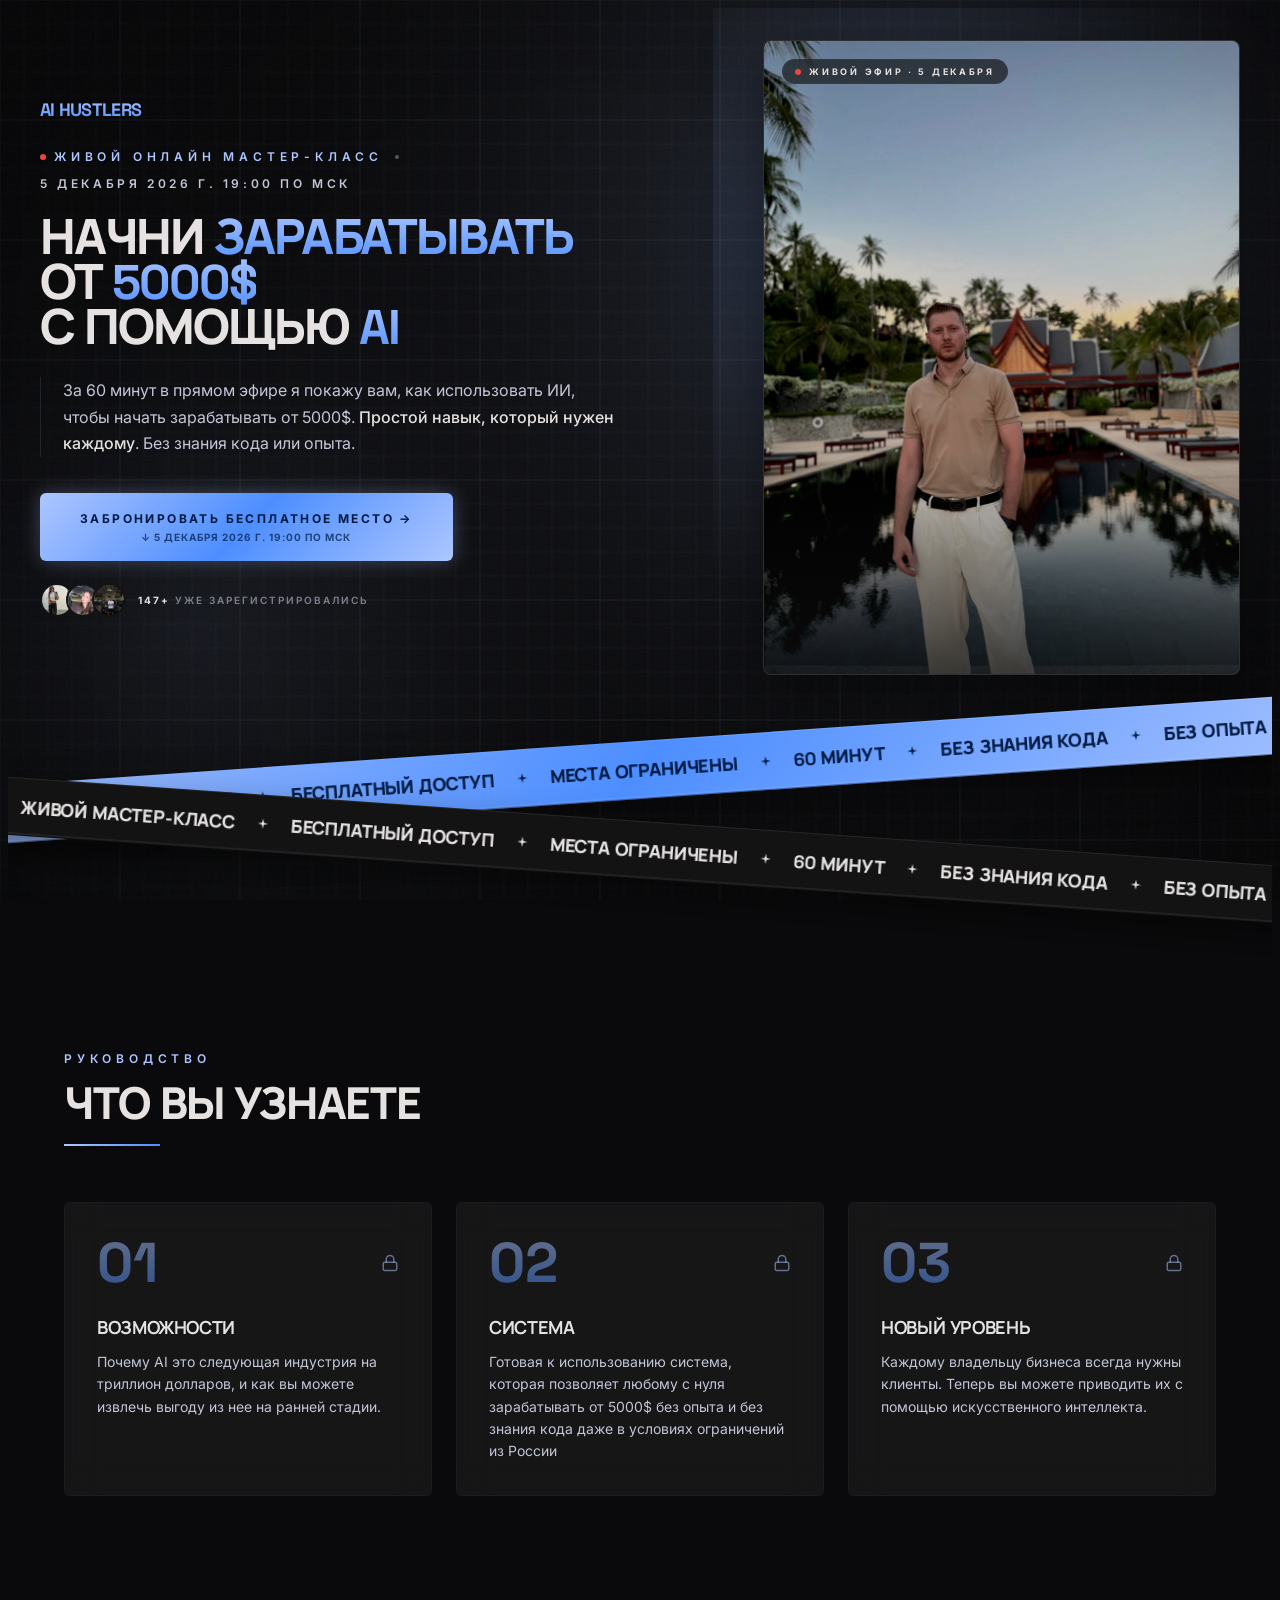
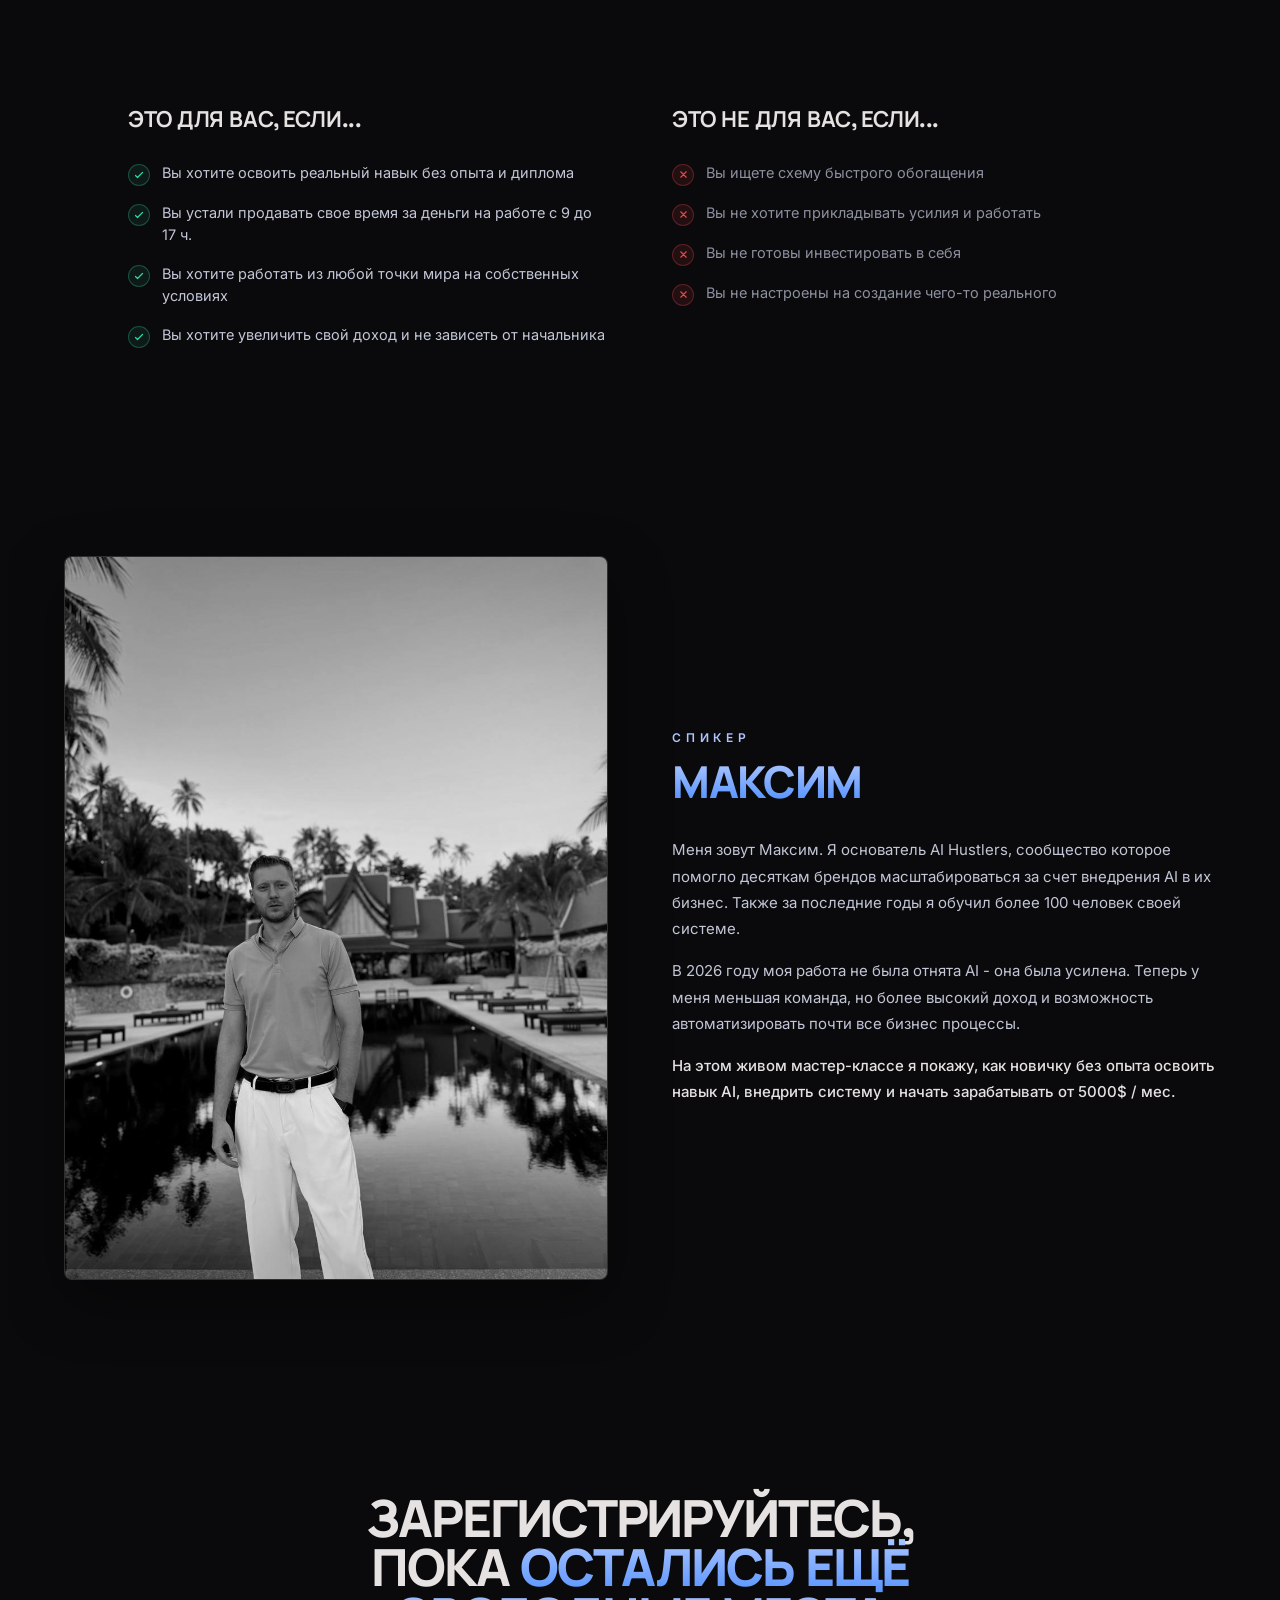
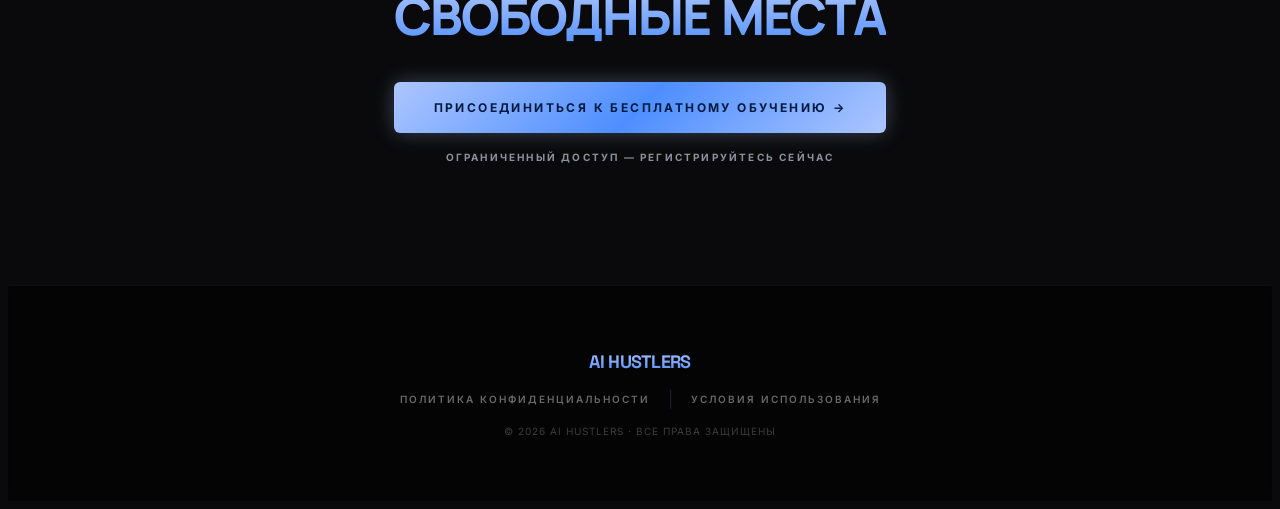
<file: index.html>
<!DOCTYPE html><!--EUrzQNhiBqRejoWdIikue--><html lang="en" class="inter_5901b7c6-module__ec5Qua__variable space_grotesk_154b09cb-module__lmdqzG__variable manrope_b7d5735e-module__suUhcW__variable"><head><meta charSet="utf-8"/><meta name="viewport" content="width=device-width, initial-scale=1"/><link rel="preload" as="image" href="images/Speaker.jpeg"/><link rel="preload" as="image" href="images/avatar-1.webp"/><link rel="preload" as="image" href="images/avatar-2.webp"/><link rel="preload" as="image" href="images/avatar-3.webp"/><link rel="preload" as="image" href="images/Speaker2.jpeg"/><meta name="facebook-domain-verification" content="c2trbbif0c2w828ftp0cvntiamjxem"/><meta name="facebook-domain-verification" content="jxgmxebqa331kzpht81q5rn5hlskin"/><meta name="next-size-adjust" content=""/><title>AI Hustlers — ИИ-агенты приносят реальные деньги</title><meta name="description" content="За 60 минут в прямом эфире я покажу вам, как использовать ИИ, чтобы начать зарабатывать от 5000$. Простой навык, который нужен каждому. Без знания кода или опыта."/><meta property="og:title" content="AI Hustlers — ИИ-агенты приносят реальные деньги"/><meta property="og:description" content="За 60 минут в прямом эфире я покажу вам, как использовать ИИ, чтобы начать зарабатывать от 5000$. Простой навык, который нужен каждому. Без знания кода или опыта."/><meta property="og:url" content="https://ai-hustlers.ru"/><meta property="og:site_name" content="AI Hustlers"/><meta property="og:type" content="website"/><meta name="twitter:card" content="summary_large_image"/><meta name="twitter:title" content="AI Hustlers — ИИ-агенты приносят реальные деньги"/><meta name="twitter:description" content="За 60 минут в прямом эфире я покажу вам, как использовать ИИ, чтобы начать зарабатывать от 5000$. Простой навык, который нужен каждому. Без знания кода или опыта."/><link rel="icon" href="favicon.ico" sizes="256x256" type="image/x-icon"/><link rel="icon" href="icon.png" sizes="32x32" type="image/png"/><link rel="apple-touch-icon" href="apple-icon.png" sizes="180x180" type="image/png"/><script>(function(){try{var s=document.createElement('script');s.async=true;s.src='https://210290.t.hyros.com/v1/lst/universal-script?ph=9ec7047204b11826e4e8d05ce5905c8c8738cced2ce295fa01c15daff6b7d93b&tag=!clicked&ref_url='+encodeURIComponent(window.location.href);var h=document.head||document.documentElement;h.insertBefore(s,h.firstChild);}catch(e){}})();</script><script>(function(){function applyUserData(){if(typeof window.fbq!=='function')return false;try{var s=localStorage.getItem('fb_user_data');var d=s?JSON.parse(s):{};if(d&&Object.keys(d).length>0){window.fbq('init','1029638749104559',d)}}catch(e){}return true}if(!applyUserData()){var n=0;var iv=setInterval(function(){if(applyUserData()||++n>40)clearInterval(iv)},150)}})();</script><script>(function(w,d,s,l,i){w[l]=w[l]||[];w[l].push({'gtm.start':
new Date().getTime(),event:'gtm.js'});var f=d.getElementsByTagName(s)[0],
j=d.createElement(s),dl=l!='dataLayer'?'&l='+l:'';j.async=true;j.src=
'https://www.googletagmanager.com/gtm.js?id='+i+dl;f.parentNode.insertBefore(j,f);
})(window,document,'script','dataLayer','GTM-PZH75XJ6');</script>
  <!-- Google Fonts -->
  <link rel="preconnect" href="https://fonts.googleapis.com">
  <link rel="preconnect" href="https://fonts.gstatic.com" crossorigin>
  <link href="https://fonts.googleapis.com/css2?family=Inter:wght@400;500;600;700;800;900&family=Space+Grotesk:wght@400;500;600;700;900&family=Manrope:wght@400;500;600;700;800&display=swap" rel="stylesheet">
</head><body class="font-sans antialiased"><div hidden=""><!--$--><!--/$--></div><noscript><iframe src="https://www.googletagmanager.com/ns.html?id=GTM-PZH75XJ6" height="0" width="0" style="display:none;visibility:hidden"></iframe></noscript><style>
        @keyframes tnw-pulse { 0%,100%{opacity:1} 50%{opacity:.45} }
        @keyframes tnw-marquee { from{transform:translateX(0)} to{transform:translateX(-50%)} }
        body { background: #0a0a0c; font-family: 'Inter', sans-serif; }

        body::before { content:""; position:fixed; inset:0; pointer-events:none; z-index:1; opacity:0.035; background-image:url("data:image/svg+xml,%3Csvg viewBox='0 0 256 256' xmlns='http://www.w3.org/2000/svg'%3E%3Cfilter id='n'%3E%3CfeTurbulence type='fractalNoise' baseFrequency='0.9' numOctaves='4' stitchTiles='stitch'/%3E%3C/filter%3E%3Crect width='100%25' height='100%25' filter='url(%23n)'/%3E%3C/svg%3E"); background-size:256px; }

        /* Default styles for layout classes */
        .section-pad {
          padding: 104px 0;
        }
        .banner-pad {
          padding: 112px 32px;
        }
        .learn-section {
          padding: 40px 0 104px;
        }
        .container-pad {
          padding: 0 32px;
        }

        /* Tablet adaptation (<= 1024px) */
        @media (max-width: 1024px) {
          .section-pad {
            padding: 72px 0 !important;
          }
          .banner-pad {
            padding: 80px 24px !important;
          }
          .learn-section {
            padding: 40px 0 72px !important;
          }
          .twocol {
            gap: 40px !important;
          }
        }

        /* Mobile & Small tablet adaptation (<= 900px) */
        @media (max-width: 900px) {
          .hero-grid { grid-template-columns: 1fr !important; gap: 20px !important; }
          .hero-photo { order: 2 !important; max-width: 360px; margin: 0 auto; width: 100%; }
          .hero-photo .hero-photo-frame { aspect-ratio: 4/5 !important; }
          .hero-text  { order: 1 !important; }
          .hero-section-pad { padding: 24px 20px 48px !important; }
          .hero-h1 { font-size: clamp(1.8rem, 7vw, 2.4rem) !important; margin: 0 0 16px !important; }
          .hero-pre { font-size: 13px !important; margin-bottom: 12px !important; }
          .hero-meta { margin-bottom: 14px !important; }
          .hero-sub { font-size: 14px !important; line-height: 1.5 !important; }
          .hero-sub-wrap { margin-bottom: 20px !important; padding-left: 16px !important; }
          .twocol     { grid-template-columns: 1fr !important; gap: 40px !important; }
          .discover-grid { grid-template-columns: 1fr !important; }
          
          /* Speaker photo center and limit width on mobile/tablet */
          .speaker-img-container {
            max-width: 360px;
            margin: 0 auto;
            width: 100%;
          }

          /* Double marquee adaptation */
          .ticker-container {
            height: 200px !important;
            margin-top: -30px !important;
            margin-bottom: 30px !important;
          }
          .ticker-ribbon.ribbon-1 {
            top: 40px !important;
            padding: 10px 0 !important;
          }
          .ticker-ribbon.ribbon-2 {
            top: 100px !important;
            padding: 10px 0 !important;
          }
          .ticker-text {
            font-size: 14px !important;
            gap: 14px !important;
            padding-right: 14px !important;
          }
          .ticker-text svg {
            width: 9px !important;
            height: 9px !important;
          }
        }

        /* Mobile specific adjustments (<= 640px) */
        @media (max-width: 640px) {
          .section-pad {
            padding: 48px 0 !important;
          }
          .banner-pad {
            padding: 56px 16px !important;
          }
          .learn-section {
            padding: 32px 0 48px !important;
          }
          .container-pad {
            padding: 0 16px !important;
          }
          .discover-grid {
            gap: 16px !important;
          }
          .modal-box {
            padding: 24px 20px !important;
          }
        }
      
        /* Premium button hover/active micro-animations */
        button {
          transition: all 0.2s cubic-bezier(0.4, 0, 0.2, 1) !important;
        }
        button:hover {
          transform: scale(1.02);
          opacity: 0.95;
          box-shadow: 0 0 25px rgba(173, 198, 255, 0.45) !important;
        }
        button:active {
          transform: scale(0.98);
        }
        
        /* Speaker image colorize hover effect */
        .speaker-img-container {
          transition: transform 0.3s ease, box-shadow 0.3s ease !important;
        }
        .speaker-img-container:hover {
          transform: translateY(-6px);
          box-shadow: 0 25px 70px rgba(77, 142, 255, 0.2) !important;
        }
        .speaker-img-container:hover img {
          filter: grayscale(0) !important;
        }
      </style><canvas aria-hidden="true" style="position:fixed;inset:0;z-index:0;pointer-events:none;display:block"></canvas><main style="background:transparent;color:#e5e2e1;overflow-x:hidden;position:relative;z-index:2;min-height:100vh"><section style="position:relative;z-index:2;overflow:hidden"><div class="hero-section-pad" style="max-width:82rem;margin:0 auto;padding:32px 32px 56px;position:relative;z-index:2"><div class="hero-grid" style="display:grid;grid-template-columns:minmax(0, 7fr) minmax(0, 5fr);gap:56px;align-items:center"><div class="hero-photo" style="position:relative;order:2"><div style="position:absolute;inset:-50px;background:radial-gradient(circle at 30% 30%, rgba(173,198,255,0.13) 0%, transparent 65%);pointer-events:none"></div><div class="hero-photo-frame" style="position:relative;border-radius:8px;overflow:hidden;aspect-ratio:3/4;background:#2a2a2a;box-shadow:0 20px 60px rgba(0,0,0,0.5);border:1px solid rgba(66,71,84,0.18)"><img src="images/Speaker.jpeg" alt="Максим" style="width:100%;height:100%;object-fit:cover;filter:brightness(0.88) contrast(1.05) saturate(0.95)"/><div style="position:absolute;top:18px;left:18px;display:inline-flex;align-items:center;gap:8px;background:rgba(14,14,14,0.65);backdrop-filter:blur(14px);border:1px solid rgba(66,71,84,0.3);border-radius:9999px;padding:6px 12px"><span style="width:6px;height:6px;border-radius:9999px;background:#ef4444;display:inline-block;animation:tnw-pulse 1.6s ease-in-out infinite"></span><span style="font-family:Inter, sans-serif;font-size:9px;letter-spacing:0.3em;text-transform:uppercase;color:#e5e2e1;font-weight:700">Живой эфир · <span class="dynamic-date-short">1 июля</span></span></div><div aria-hidden="true" style="position:absolute;left:0;right:0;bottom:0;height:35%;background:linear-gradient(180deg, transparent 0%, rgba(14,14,14,0.7) 100%);pointer-events:none"></div></div></div><div class="hero-text" style="order:1"><p class="hero-pre" style="font-family:'Space Grotesk', Manrope, sans-serif;font-size:18px;font-weight:900;letter-spacing:-0.04em;text-transform:uppercase;margin:0 0 28px;background:linear-gradient(180deg, #adc6ff 0%, #4d8eff 100%);-webkit-background-clip:text;background-clip:text;-webkit-text-fill-color:transparent">AI HUSTLERS</p><div class="hero-meta" style="display:flex;align-items:center;gap:12px;margin-bottom:24px;flex-wrap:wrap"><span style="font-family:Inter, sans-serif;font-size:12px;letter-spacing:0.4em;text-transform:uppercase;color:#adc6ff;font-weight:600;display:inline-flex;align-items:center;gap:8px"><span style="width:6px;height:6px;border-radius:9999px;background:#ef4444;display:inline-block;animation:tnw-pulse 1.6s ease-in-out infinite"></span>Живой онлайн мастер-класс</span><span style="width:4px;height:4px;border-radius:9999px;background:rgba(194,198,214,0.4)"></span><span style="font-family:Inter, sans-serif;font-size:12px;letter-spacing:0.3em;text-transform:uppercase;color:#c2c6d6;font-weight:600" class="dynamic-date-full">1 июля 2026 г. 19:00 по МСК</span></div><h1 class="hero-h1" style="font-family:'Space Grotesk', Manrope, sans-serif;font-weight:900;text-transform:uppercase;font-size:clamp(2.2rem, 3.8vw, 3.4rem);line-height:0.92;letter-spacing:-0.04em;color:#e5e2e1;margin:0 0 28px">НАЧНИ <span style="background:linear-gradient(180deg, #adc6ff 0%, #4d8eff 100%);-webkit-background-clip:text;background-clip:text;-webkit-text-fill-color:transparent">ЗАРАБАТЫВАТЬ</span><br/>ОТ <span style="background:linear-gradient(180deg, #adc6ff 0%, #4d8eff 100%);-webkit-background-clip:text;background-clip:text;-webkit-text-fill-color:transparent">5000$</span><br/>С ПОМОЩЬЮ <span style="background:linear-gradient(180deg, #adc6ff 0%, #4d8eff 100%);-webkit-background-clip:text;background-clip:text;-webkit-text-fill-color:transparent">AI</span></h1><div class="hero-sub-wrap" style="border-left:1px solid rgba(66,71,84,0.4);padding-left:22px;margin-bottom:36px;max-width:560px"><p class="hero-sub" style="font-family:&quot;Inter&quot;,sans-serif;font-size:16px;line-height:1.65;color:#c2c6d6;margin:0">За 60 минут в прямом эфире я покажу вам, как использовать ИИ, чтобы начать зарабатывать от 5000$. <span style="color:#e5e2e1;font-weight:500">Простой навык, который нужен каждому</span>. Без знания кода или опыта.</p></div><button style="background:linear-gradient(135deg, #adc6ff 0%, #4d8eff 50%, #adc6ff 100%);box-shadow:0 0 20px rgba(173,198,255,0.3);color:#001a42;border:0;border-radius:6px;font-family:Inter, sans-serif;font-weight:700;letter-spacing:0.2em;text-transform:uppercase;cursor:pointer;padding:18px 40px;font-size:12px"><span style="display:block">ЗАБРОНИРОВАТЬ БЕСПЛАТНОЕ МЕСТО →</span><span style="display:block;font-size:10px;letter-spacing:0.1em;margin-top:5px;opacity:0.7">↓ <span class="dynamic-date-full">1 июля 2026 г. 19:00 по МСК</span></span></button><div style="display:flex;align-items:center;gap:12px;margin-top:22px"><div style="display:flex"><img src="images/avatar-1.webp" alt="" style="width:30px;height:30px;border-radius:9999px;border:2px solid #131313;object-fit:cover;margin-left:0"/><img src="images/avatar-2.webp" alt="" style="width:30px;height:30px;border-radius:9999px;border:2px solid #131313;object-fit:cover;margin-left:-8px"/><img src="images/avatar-3.webp" alt="" style="width:30px;height:30px;border-radius:9999px;border:2px solid #131313;object-fit:cover;margin-left:-8px"/></div><span style="font-family:Inter, sans-serif;font-size:10px;letter-spacing:0.2em;text-transform:uppercase;color:rgba(194,198,214,0.6);font-weight:600"><span style="color:#e5e2e1;font-weight:700">147+</span> уже зарегистрировались</span></div></div></div></div></section><div class="ticker-container" style="position:relative;height:280px;margin-top:-60px;margin-bottom:60px;overflow:visible;z-index:30;pointer-events:none"><div class="ticker-ribbon ribbon-1" style="position:absolute;left:-12%;right:-12%;top:70px;transform:rotate(-4deg);transform-origin:center;background:linear-gradient(135deg, #adc6ff 0%, #4d8eff 50%, #adc6ff 100%);border-top:1px solid rgba(255,255,255,0.08);border-bottom:1px solid rgba(0,0,0,0.35);box-shadow:0 18px 40px rgba(0,0,0,0.45), 0 -2px 0 rgba(255,255,255,0.06) inset;padding:16px 0;overflow:hidden"><div style="display:flex;white-space:nowrap;animation:tnw-marquee 55s linear infinite;animation-direction:normal;will-change:transform"><span class="ticker-text" style="display:inline-flex;align-items:center;gap:22px;padding-right:22px;font-family:'Space Grotesk', Manrope, sans-serif;font-weight:900;font-size:18px;letter-spacing:-0.01em;text-transform:uppercase;color:#001a42">AI Hustlers<svg width="12" height="12" viewBox="0 0 24 24"><path d="M12 2L14 10L22 12L14 14L12 22L10 14L2 12L10 10Z" fill="#001a42"></path></svg></span><span class="ticker-text" style="display:inline-flex;align-items:center;gap:22px;padding-right:22px;font-family:'Space Grotesk', Manrope, sans-serif;font-weight:900;font-size:18px;letter-spacing:-0.01em;text-transform:uppercase;color:#001a42">Живой мастер-класс<svg width="12" height="12" viewBox="0 0 24 24"><path d="M12 2L14 10L22 12L14 14L12 22L10 14L2 12L10 10Z" fill="#001a42"></path></svg></span><span class="ticker-text" style="display:inline-flex;align-items:center;gap:22px;padding-right:22px;font-family:'Space Grotesk', Manrope, sans-serif;font-weight:900;font-size:18px;letter-spacing:-0.01em;text-transform:uppercase;color:#001a42">Бесплатный доступ<svg width="12" height="12" viewBox="0 0 24 24"><path d="M12 2L14 10L22 12L14 14L12 22L10 14L2 12L10 10Z" fill="#001a42"></path></svg></span><span class="ticker-text" style="display:inline-flex;align-items:center;gap:22px;padding-right:22px;font-family:'Space Grotesk', Manrope, sans-serif;font-weight:900;font-size:18px;letter-spacing:-0.01em;text-transform:uppercase;color:#001a42">Места ограничены<svg width="12" height="12" viewBox="0 0 24 24"><path d="M12 2L14 10L22 12L14 14L12 22L10 14L2 12L10 10Z" fill="#001a42"></path></svg></span><span class="ticker-text" style="display:inline-flex;align-items:center;gap:22px;padding-right:22px;font-family:'Space Grotesk', Manrope, sans-serif;font-weight:900;font-size:18px;letter-spacing:-0.01em;text-transform:uppercase;color:#001a42">60 минут<svg width="12" height="12" viewBox="0 0 24 24"><path d="M12 2L14 10L22 12L14 14L12 22L10 14L2 12L10 10Z" fill="#001a42"></path></svg></span><span class="ticker-text" style="display:inline-flex;align-items:center;gap:22px;padding-right:22px;font-family:'Space Grotesk', Manrope, sans-serif;font-weight:900;font-size:18px;letter-spacing:-0.01em;text-transform:uppercase;color:#001a42">Без знания кода<svg width="12" height="12" viewBox="0 0 24 24"><path d="M12 2L14 10L22 12L14 14L12 22L10 14L2 12L10 10Z" fill="#001a42"></path></svg></span><span class="ticker-text" style="display:inline-flex;align-items:center;gap:22px;padding-right:22px;font-family:'Space Grotesk', Manrope, sans-serif;font-weight:900;font-size:18px;letter-spacing:-0.01em;text-transform:uppercase;color:#001a42">Без опыта<svg width="12" height="12" viewBox="0 0 24 24"><path d="M12 2L14 10L22 12L14 14L12 22L10 14L2 12L10 10Z" fill="#001a42"></path></svg></span><span class="ticker-text" style="display:inline-flex;align-items:center;gap:22px;padding-right:22px;font-family:'Space Grotesk', Manrope, sans-serif;font-weight:900;font-size:18px;letter-spacing:-0.01em;text-transform:uppercase;color:#001a42">AI Hustlers<svg width="12" height="12" viewBox="0 0 24 24"><path d="M12 2L14 10L22 12L14 14L12 22L10 14L2 12L10 10Z" fill="#001a42"></path></svg></span><span class="ticker-text" style="display:inline-flex;align-items:center;gap:22px;padding-right:22px;font-family:'Space Grotesk', Manrope, sans-serif;font-weight:900;font-size:18px;letter-spacing:-0.01em;text-transform:uppercase;color:#001a42">Живой мастер-класс<svg width="12" height="12" viewBox="0 0 24 24"><path d="M12 2L14 10L22 12L14 14L12 22L10 14L2 12L10 10Z" fill="#001a42"></path></svg></span><span class="ticker-text" style="display:inline-flex;align-items:center;gap:22px;padding-right:22px;font-family:'Space Grotesk', Manrope, sans-serif;font-weight:900;font-size:18px;letter-spacing:-0.01em;text-transform:uppercase;color:#001a42">Бесплатный доступ<svg width="12" height="12" viewBox="0 0 24 24"><path d="M12 2L14 10L22 12L14 14L12 22L10 14L2 12L10 10Z" fill="#001a42"></path></svg></span><span class="ticker-text" style="display:inline-flex;align-items:center;gap:22px;padding-right:22px;font-family:'Space Grotesk', Manrope, sans-serif;font-weight:900;font-size:18px;letter-spacing:-0.01em;text-transform:uppercase;color:#001a42">Места ограничены<svg width="12" height="12" viewBox="0 0 24 24"><path d="M12 2L14 10L22 12L14 14L12 22L10 14L2 12L10 10Z" fill="#001a42"></path></svg></span><span class="ticker-text" style="display:inline-flex;align-items:center;gap:22px;padding-right:22px;font-family:'Space Grotesk', Manrope, sans-serif;font-weight:900;font-size:18px;letter-spacing:-0.01em;text-transform:uppercase;color:#001a42">60 минут<svg width="12" height="12" viewBox="0 0 24 24"><path d="M12 2L14 10L22 12L14 14L12 22L10 14L2 12L10 10Z" fill="#001a42"></path></svg></span><span class="ticker-text" style="display:inline-flex;align-items:center;gap:22px;padding-right:22px;font-family:'Space Grotesk', Manrope, sans-serif;font-weight:900;font-size:18px;letter-spacing:-0.01em;text-transform:uppercase;color:#001a42">Без знания кода<svg width="12" height="12" viewBox="0 0 24 24"><path d="M12 2L14 10L22 12L14 14L12 22L10 14L2 12L10 10Z" fill="#001a42"></path></svg></span><span class="ticker-text" style="display:inline-flex;align-items:center;gap:22px;padding-right:22px;font-family:'Space Grotesk', Manrope, sans-serif;font-weight:900;font-size:18px;letter-spacing:-0.01em;text-transform:uppercase;color:#001a42">Без опыта<svg width="12" height="12" viewBox="0 0 24 24"><path d="M12 2L14 10L22 12L14 14L12 22L10 14L2 12L10 10Z" fill="#001a42"></path></svg></span><span class="ticker-text" style="display:inline-flex;align-items:center;gap:22px;padding-right:22px;font-family:'Space Grotesk', Manrope, sans-serif;font-weight:900;font-size:18px;letter-spacing:-0.01em;text-transform:uppercase;color:#001a42">AI Hustlers<svg width="12" height="12" viewBox="0 0 24 24"><path d="M12 2L14 10L22 12L14 14L12 22L10 14L2 12L10 10Z" fill="#001a42"></path></svg></span><span class="ticker-text" style="display:inline-flex;align-items:center;gap:22px;padding-right:22px;font-family:'Space Grotesk', Manrope, sans-serif;font-weight:900;font-size:18px;letter-spacing:-0.01em;text-transform:uppercase;color:#001a42">Живой мастер-класс<svg width="12" height="12" viewBox="0 0 24 24"><path d="M12 2L14 10L22 12L14 14L12 22L10 14L2 12L10 10Z" fill="#001a42"></path></svg></span><span class="ticker-text" style="display:inline-flex;align-items:center;gap:22px;padding-right:22px;font-family:'Space Grotesk', Manrope, sans-serif;font-weight:900;font-size:18px;letter-spacing:-0.01em;text-transform:uppercase;color:#001a42">Бесплатный доступ<svg width="12" height="12" viewBox="0 0 24 24"><path d="M12 2L14 10L22 12L14 14L12 22L10 14L2 12L10 10Z" fill="#001a42"></path></svg></span><span class="ticker-text" style="display:inline-flex;align-items:center;gap:22px;padding-right:22px;font-family:'Space Grotesk', Manrope, sans-serif;font-weight:900;font-size:18px;letter-spacing:-0.01em;text-transform:uppercase;color:#001a42">Места ограничены<svg width="12" height="12" viewBox="0 0 24 24"><path d="M12 2L14 10L22 12L14 14L12 22L10 14L2 12L10 10Z" fill="#001a42"></path></svg></span><span class="ticker-text" style="display:inline-flex;align-items:center;gap:22px;padding-right:22px;font-family:'Space Grotesk', Manrope, sans-serif;font-weight:900;font-size:18px;letter-spacing:-0.01em;text-transform:uppercase;color:#001a42">60 минут<svg width="12" height="12" viewBox="0 0 24 24"><path d="M12 2L14 10L22 12L14 14L12 22L10 14L2 12L10 10Z" fill="#001a42"></path></svg></span><span class="ticker-text" style="display:inline-flex;align-items:center;gap:22px;padding-right:22px;font-family:'Space Grotesk', Manrope, sans-serif;font-weight:900;font-size:18px;letter-spacing:-0.01em;text-transform:uppercase;color:#001a42">Без знания кода<svg width="12" height="12" viewBox="0 0 24 24"><path d="M12 2L14 10L22 12L14 14L12 22L10 14L2 12L10 10Z" fill="#001a42"></path></svg></span><span class="ticker-text" style="display:inline-flex;align-items:center;gap:22px;padding-right:22px;font-family:'Space Grotesk', Manrope, sans-serif;font-weight:900;font-size:18px;letter-spacing:-0.01em;text-transform:uppercase;color:#001a42">Без опыта<svg width="12" height="12" viewBox="0 0 24 24"><path d="M12 2L14 10L22 12L14 14L12 22L10 14L2 12L10 10Z" fill="#001a42"></path></svg></span><span class="ticker-text" style="display:inline-flex;align-items:center;gap:22px;padding-right:22px;font-family:'Space Grotesk', Manrope, sans-serif;font-weight:900;font-size:18px;letter-spacing:-0.01em;text-transform:uppercase;color:#001a42">AI Hustlers<svg width="12" height="12" viewBox="0 0 24 24"><path d="M12 2L14 10L22 12L14 14L12 22L10 14L2 12L10 10Z" fill="#001a42"></path></svg></span><span class="ticker-text" style="display:inline-flex;align-items:center;gap:22px;padding-right:22px;font-family:'Space Grotesk', Manrope, sans-serif;font-weight:900;font-size:18px;letter-spacing:-0.01em;text-transform:uppercase;color:#001a42">Живой мастер-класс<svg width="12" height="12" viewBox="0 0 24 24"><path d="M12 2L14 10L22 12L14 14L12 22L10 14L2 12L10 10Z" fill="#001a42"></path></svg></span><span class="ticker-text" style="display:inline-flex;align-items:center;gap:22px;padding-right:22px;font-family:'Space Grotesk', Manrope, sans-serif;font-weight:900;font-size:18px;letter-spacing:-0.01em;text-transform:uppercase;color:#001a42">Бесплатный доступ<svg width="12" height="12" viewBox="0 0 24 24"><path d="M12 2L14 10L22 12L14 14L12 22L10 14L2 12L10 10Z" fill="#001a42"></path></svg></span><span class="ticker-text" style="display:inline-flex;align-items:center;gap:22px;padding-right:22px;font-family:'Space Grotesk', Manrope, sans-serif;font-weight:900;font-size:18px;letter-spacing:-0.01em;text-transform:uppercase;color:#001a42">Места ограничены<svg width="12" height="12" viewBox="0 0 24 24"><path d="M12 2L14 10L22 12L14 14L12 22L10 14L2 12L10 10Z" fill="#001a42"></path></svg></span><span class="ticker-text" style="display:inline-flex;align-items:center;gap:22px;padding-right:22px;font-family:'Space Grotesk', Manrope, sans-serif;font-weight:900;font-size:18px;letter-spacing:-0.01em;text-transform:uppercase;color:#001a42">60 минут<svg width="12" height="12" viewBox="0 0 24 24"><path d="M12 2L14 10L22 12L14 14L12 22L10 14L2 12L10 10Z" fill="#001a42"></path></svg></span><span class="ticker-text" style="display:inline-flex;align-items:center;gap:22px;padding-right:22px;font-family:'Space Grotesk', Manrope, sans-serif;font-weight:900;font-size:18px;letter-spacing:-0.01em;text-transform:uppercase;color:#001a42">Без знания кода<svg width="12" height="12" viewBox="0 0 24 24"><path d="M12 2L14 10L22 12L14 14L12 22L10 14L2 12L10 10Z" fill="#001a42"></path></svg></span><span class="ticker-text" style="display:inline-flex;align-items:center;gap:22px;padding-right:22px;font-family:'Space Grotesk', Manrope, sans-serif;font-weight:900;font-size:18px;letter-spacing:-0.01em;text-transform:uppercase;color:#001a42">Без опыта<svg width="12" height="12" viewBox="0 0 24 24"><path d="M12 2L14 10L22 12L14 14L12 22L10 14L2 12L10 10Z" fill="#001a42"></path></svg></span></div></div><div class="ticker-ribbon ribbon-2" style="position:absolute;left:-12%;right:-12%;top:150px;transform:rotate(4deg);transform-origin:center;background:#131313;border-top:1px solid rgba(255,255,255,0.08);border-bottom:1px solid rgba(0,0,0,0.35);box-shadow:0 18px 40px rgba(0,0,0,0.45), 0 -2px 0 rgba(255,255,255,0.06) inset;padding:16px 0;overflow:hidden"><div style="display:flex;white-space:nowrap;animation:tnw-marquee 55s linear infinite;animation-direction:reverse;will-change:transform"><span class="ticker-text" style="display:inline-flex;align-items:center;gap:22px;padding-right:22px;font-family:'Space Grotesk', Manrope, sans-serif;font-weight:900;font-size:18px;letter-spacing:-0.01em;text-transform:uppercase;color:#e5e2e1">AI Hustlers<svg width="12" height="12" viewBox="0 0 24 24"><path d="M12 2L14 10L22 12L14 14L12 22L10 14L2 12L10 10Z" fill="#e5e2e1"></path></svg></span><span class="ticker-text" style="display:inline-flex;align-items:center;gap:22px;padding-right:22px;font-family:'Space Grotesk', Manrope, sans-serif;font-weight:900;font-size:18px;letter-spacing:-0.01em;text-transform:uppercase;color:#e5e2e1">Живой мастер-класс<svg width="12" height="12" viewBox="0 0 24 24"><path d="M12 2L14 10L22 12L14 14L12 22L10 14L2 12L10 10Z" fill="#e5e2e1"></path></svg></span><span class="ticker-text" style="display:inline-flex;align-items:center;gap:22px;padding-right:22px;font-family:'Space Grotesk', Manrope, sans-serif;font-weight:900;font-size:18px;letter-spacing:-0.01em;text-transform:uppercase;color:#e5e2e1">Бесплатный доступ<svg width="12" height="12" viewBox="0 0 24 24"><path d="M12 2L14 10L22 12L14 14L12 22L10 14L2 12L10 10Z" fill="#e5e2e1"></path></svg></span><span class="ticker-text" style="display:inline-flex;align-items:center;gap:22px;padding-right:22px;font-family:'Space Grotesk', Manrope, sans-serif;font-weight:900;font-size:18px;letter-spacing:-0.01em;text-transform:uppercase;color:#e5e2e1">Места ограничены<svg width="12" height="12" viewBox="0 0 24 24"><path d="M12 2L14 10L22 12L14 14L12 22L10 14L2 12L10 10Z" fill="#e5e2e1"></path></svg></span><span class="ticker-text" style="display:inline-flex;align-items:center;gap:22px;padding-right:22px;font-family:'Space Grotesk', Manrope, sans-serif;font-weight:900;font-size:18px;letter-spacing:-0.01em;text-transform:uppercase;color:#e5e2e1">60 минут<svg width="12" height="12" viewBox="0 0 24 24"><path d="M12 2L14 10L22 12L14 14L12 22L10 14L2 12L10 10Z" fill="#e5e2e1"></path></svg></span><span class="ticker-text" style="display:inline-flex;align-items:center;gap:22px;padding-right:22px;font-family:'Space Grotesk', Manrope, sans-serif;font-weight:900;font-size:18px;letter-spacing:-0.01em;text-transform:uppercase;color:#e5e2e1">Без знания кода<svg width="12" height="12" viewBox="0 0 24 24"><path d="M12 2L14 10L22 12L14 14L12 22L10 14L2 12L10 10Z" fill="#e5e2e1"></path></svg></span><span class="ticker-text" style="display:inline-flex;align-items:center;gap:22px;padding-right:22px;font-family:'Space Grotesk', Manrope, sans-serif;font-weight:900;font-size:18px;letter-spacing:-0.01em;text-transform:uppercase;color:#e5e2e1">Без опыта<svg width="12" height="12" viewBox="0 0 24 24"><path d="M12 2L14 10L22 12L14 14L12 22L10 14L2 12L10 10Z" fill="#e5e2e1"></path></svg></span><span class="ticker-text" style="display:inline-flex;align-items:center;gap:22px;padding-right:22px;font-family:'Space Grotesk', Manrope, sans-serif;font-weight:900;font-size:18px;letter-spacing:-0.01em;text-transform:uppercase;color:#e5e2e1">AI Hustlers<svg width="12" height="12" viewBox="0 0 24 24"><path d="M12 2L14 10L22 12L14 14L12 22L10 14L2 12L10 10Z" fill="#e5e2e1"></path></svg></span><span class="ticker-text" style="display:inline-flex;align-items:center;gap:22px;padding-right:22px;font-family:'Space Grotesk', Manrope, sans-serif;font-weight:900;font-size:18px;letter-spacing:-0.01em;text-transform:uppercase;color:#e5e2e1">Живой мастер-класс<svg width="12" height="12" viewBox="0 0 24 24"><path d="M12 2L14 10L22 12L14 14L12 22L10 14L2 12L10 10Z" fill="#e5e2e1"></path></svg></span><span class="ticker-text" style="display:inline-flex;align-items:center;gap:22px;padding-right:22px;font-family:'Space Grotesk', Manrope, sans-serif;font-weight:900;font-size:18px;letter-spacing:-0.01em;text-transform:uppercase;color:#e5e2e1">Бесплатный доступ<svg width="12" height="12" viewBox="0 0 24 24"><path d="M12 2L14 10L22 12L14 14L12 22L10 14L2 12L10 10Z" fill="#e5e2e1"></path></svg></span><span class="ticker-text" style="display:inline-flex;align-items:center;gap:22px;padding-right:22px;font-family:'Space Grotesk', Manrope, sans-serif;font-weight:900;font-size:18px;letter-spacing:-0.01em;text-transform:uppercase;color:#e5e2e1">Места ограничены<svg width="12" height="12" viewBox="0 0 24 24"><path d="M12 2L14 10L22 12L14 14L12 22L10 14L2 12L10 10Z" fill="#e5e2e1"></path></svg></span><span class="ticker-text" style="display:inline-flex;align-items:center;gap:22px;padding-right:22px;font-family:'Space Grotesk', Manrope, sans-serif;font-weight:900;font-size:18px;letter-spacing:-0.01em;text-transform:uppercase;color:#e5e2e1">60 минут<svg width="12" height="12" viewBox="0 0 24 24"><path d="M12 2L14 10L22 12L14 14L12 22L10 14L2 12L10 10Z" fill="#e5e2e1"></path></svg></span><span class="ticker-text" style="display:inline-flex;align-items:center;gap:22px;padding-right:22px;font-family:'Space Grotesk', Manrope, sans-serif;font-weight:900;font-size:18px;letter-spacing:-0.01em;text-transform:uppercase;color:#e5e2e1">Без знания кода<svg width="12" height="12" viewBox="0 0 24 24"><path d="M12 2L14 10L22 12L14 14L12 22L10 14L2 12L10 10Z" fill="#e5e2e1"></path></svg></span><span class="ticker-text" style="display:inline-flex;align-items:center;gap:22px;padding-right:22px;font-family:'Space Grotesk', Manrope, sans-serif;font-weight:900;font-size:18px;letter-spacing:-0.01em;text-transform:uppercase;color:#e5e2e1">Без опыта<svg width="12" height="12" viewBox="0 0 24 24"><path d="M12 2L14 10L22 12L14 14L12 22L10 14L2 12L10 10Z" fill="#e5e2e1"></path></svg></span><span class="ticker-text" style="display:inline-flex;align-items:center;gap:22px;padding-right:22px;font-family:'Space Grotesk', Manrope, sans-serif;font-weight:900;font-size:18px;letter-spacing:-0.01em;text-transform:uppercase;color:#e5e2e1">AI Hustlers<svg width="12" height="12" viewBox="0 0 24 24"><path d="M12 2L14 10L22 12L14 14L12 22L10 14L2 12L10 10Z" fill="#e5e2e1"></path></svg></span><span class="ticker-text" style="display:inline-flex;align-items:center;gap:22px;padding-right:22px;font-family:'Space Grotesk', Manrope, sans-serif;font-weight:900;font-size:18px;letter-spacing:-0.01em;text-transform:uppercase;color:#e5e2e1">Живой мастер-класс<svg width="12" height="12" viewBox="0 0 24 24"><path d="M12 2L14 10L22 12L14 14L12 22L10 14L2 12L10 10Z" fill="#e5e2e1"></path></svg></span><span class="ticker-text" style="display:inline-flex;align-items:center;gap:22px;padding-right:22px;font-family:'Space Grotesk', Manrope, sans-serif;font-weight:900;font-size:18px;letter-spacing:-0.01em;text-transform:uppercase;color:#e5e2e1">Бесплатный доступ<svg width="12" height="12" viewBox="0 0 24 24"><path d="M12 2L14 10L22 12L14 14L12 22L10 14L2 12L10 10Z" fill="#e5e2e1"></path></svg></span><span class="ticker-text" style="display:inline-flex;align-items:center;gap:22px;padding-right:22px;font-family:'Space Grotesk', Manrope, sans-serif;font-weight:900;font-size:18px;letter-spacing:-0.01em;text-transform:uppercase;color:#e5e2e1">Места ограничены<svg width="12" height="12" viewBox="0 0 24 24"><path d="M12 2L14 10L22 12L14 14L12 22L10 14L2 12L10 10Z" fill="#e5e2e1"></path></svg></span><span class="ticker-text" style="display:inline-flex;align-items:center;gap:22px;padding-right:22px;font-family:'Space Grotesk', Manrope, sans-serif;font-weight:900;font-size:18px;letter-spacing:-0.01em;text-transform:uppercase;color:#e5e2e1">60 минут<svg width="12" height="12" viewBox="0 0 24 24"><path d="M12 2L14 10L22 12L14 14L12 22L10 14L2 12L10 10Z" fill="#e5e2e1"></path></svg></span><span class="ticker-text" style="display:inline-flex;align-items:center;gap:22px;padding-right:22px;font-family:'Space Grotesk', Manrope, sans-serif;font-weight:900;font-size:18px;letter-spacing:-0.01em;text-transform:uppercase;color:#e5e2e1">Без знания кода<svg width="12" height="12" viewBox="0 0 24 24"><path d="M12 2L14 10L22 12L14 14L12 22L10 14L2 12L10 10Z" fill="#e5e2e1"></path></svg></span><span class="ticker-text" style="display:inline-flex;align-items:center;gap:22px;padding-right:22px;font-family:'Space Grotesk', Manrope, sans-serif;font-weight:900;font-size:18px;letter-spacing:-0.01em;text-transform:uppercase;color:#e5e2e1">Без опыта<svg width="12" height="12" viewBox="0 0 24 24"><path d="M12 2L14 10L22 12L14 14L12 22L10 14L2 12L10 10Z" fill="#e5e2e1"></path></svg></span><span class="ticker-text" style="display:inline-flex;align-items:center;gap:22px;padding-right:22px;font-family:'Space Grotesk', Manrope, sans-serif;font-weight:900;font-size:18px;letter-spacing:-0.01em;text-transform:uppercase;color:#e5e2e1">AI Hustlers<svg width="12" height="12" viewBox="0 0 24 24"><path d="M12 2L14 10L22 12L14 14L12 22L10 14L2 12L10 10Z" fill="#e5e2e1"></path></svg></span><span class="ticker-text" style="display:inline-flex;align-items:center;gap:22px;padding-right:22px;font-family:'Space Grotesk', Manrope, sans-serif;font-weight:900;font-size:18px;letter-spacing:-0.01em;text-transform:uppercase;color:#e5e2e1">Живой мастер-класс<svg width="12" height="12" viewBox="0 0 24 24"><path d="M12 2L14 10L22 12L14 14L12 22L10 14L2 12L10 10Z" fill="#e5e2e1"></path></svg></span><span class="ticker-text" style="display:inline-flex;align-items:center;gap:22px;padding-right:22px;font-family:'Space Grotesk', Manrope, sans-serif;font-weight:900;font-size:18px;letter-spacing:-0.01em;text-transform:uppercase;color:#e5e2e1">Бесплатный доступ<svg width="12" height="12" viewBox="0 0 24 24"><path d="M12 2L14 10L22 12L14 14L12 22L10 14L2 12L10 10Z" fill="#e5e2e1"></path></svg></span><span class="ticker-text" style="display:inline-flex;align-items:center;gap:22px;padding-right:22px;font-family:'Space Grotesk', Manrope, sans-serif;font-weight:900;font-size:18px;letter-spacing:-0.01em;text-transform:uppercase;color:#e5e2e1">Места ограничены<svg width="12" height="12" viewBox="0 0 24 24"><path d="M12 2L14 10L22 12L14 14L12 22L10 14L2 12L10 10Z" fill="#e5e2e1"></path></svg></span><span class="ticker-text" style="display:inline-flex;align-items:center;gap:22px;padding-right:22px;font-family:'Space Grotesk', Manrope, sans-serif;font-weight:900;font-size:18px;letter-spacing:-0.01em;text-transform:uppercase;color:#e5e2e1">60 минут<svg width="12" height="12" viewBox="0 0 24 24"><path d="M12 2L14 10L22 12L14 14L12 22L10 14L2 12L10 10Z" fill="#e5e2e1"></path></svg></span><span class="ticker-text" style="display:inline-flex;align-items:center;gap:22px;padding-right:22px;font-family:'Space Grotesk', Manrope, sans-serif;font-weight:900;font-size:18px;letter-spacing:-0.01em;text-transform:uppercase;color:#e5e2e1">Без знания кода<svg width="12" height="12" viewBox="0 0 24 24"><path d="M12 2L14 10L22 12L14 14L12 22L10 14L2 12L10 10Z" fill="#e5e2e1"></path></svg></span><span class="ticker-text" style="display:inline-flex;align-items:center;gap:22px;padding-right:22px;font-family:'Space Grotesk', Manrope, sans-serif;font-weight:900;font-size:18px;letter-spacing:-0.01em;text-transform:uppercase;color:#e5e2e1">Без опыта<svg width="12" height="12" viewBox="0 0 24 24"><path d="M12 2L14 10L22 12L14 14L12 22L10 14L2 12L10 10Z" fill="#e5e2e1"></path></svg></span></div></div></div><section class="section-pad learn-section" style="position:relative;z-index:2"><div class="container-pad" style="max-width:72rem;margin:0 auto;"><div style="margin-bottom:56px"><p style="font-family:Inter, sans-serif;font-size:12px;letter-spacing:0.4em;text-transform:uppercase;color:#adc6ff;font-weight:600;margin:0">Руководство</p><h2 style="font-family:'Space Grotesk', Manrope, sans-serif;font-weight:900;text-transform:uppercase;font-size:clamp(2rem, 4vw, 2.75rem);letter-spacing:-0.03em;line-height:1;color:#e5e2e1;margin:16px 0 0">ЧТО ВЫ УЗНАЕТЕ</h2><div style="height:2px;width:96px;margin-top:18px;background:linear-gradient(to right, #adc6ff, #4d8eff)"></div></div><div class="discover-grid" style="display:grid;grid-template-columns:repeat(3, 1fr);gap:24px"><div style="background:rgba(42,42,42,0.4);backdrop-filter:blur(20px);border:1px solid rgba(66,71,84,0.15);border-radius:6px;padding:32px"><div style="display:flex;align-items:center;justify-content:space-between;margin-bottom:24px"><span style="font-family:'Space Grotesk', Manrope, sans-serif;font-size:56px;font-weight:900;line-height:1;opacity:0.5;background:linear-gradient(180deg, #adc6ff 0%, #4d8eff 100%);-webkit-background-clip:text;background-clip:text;-webkit-text-fill-color:transparent">01</span><svg xmlns="http://www.w3.org/2000/svg" viewBox="0 0 24 24" fill="none" stroke="currentColor" stroke-width="2" stroke-linecap="round" stroke-linejoin="round" width="18" height="18" style="color:rgba(173,198,255,0.5)"><rect x="3" y="11" width="18" height="11" rx="2"></rect><path d="M7 11V7a5 5 0 0 1 10 0v4"></path></svg></div><h3 style="font-family:'Space Grotesk', Manrope, sans-serif;text-transform:uppercase;font-weight:700;font-size:18px;letter-spacing:-0.02em;color:#e5e2e1;margin:0 0 12px">ВОЗМОЖНОСТИ</h3><p style="font-family:&quot;Inter&quot;,sans-serif;font-size:14px;line-height:1.6;color:#c2c6d6;margin:0">Почему AI это следующая индустрия на триллион долларов, и как вы можете извлечь выгоду из нее на ранней стадии.</p></div><div style="background:rgba(42,42,42,0.4);backdrop-filter:blur(20px);border:1px solid rgba(66,71,84,0.15);border-radius:6px;padding:32px"><div style="display:flex;align-items:center;justify-content:space-between;margin-bottom:24px"><span style="font-family:'Space Grotesk', Manrope, sans-serif;font-size:56px;font-weight:900;line-height:1;opacity:0.5;background:linear-gradient(180deg, #adc6ff 0%, #4d8eff 100%);-webkit-background-clip:text;background-clip:text;-webkit-text-fill-color:transparent">02</span><svg xmlns="http://www.w3.org/2000/svg" viewBox="0 0 24 24" fill="none" stroke="currentColor" stroke-width="2" stroke-linecap="round" stroke-linejoin="round" width="18" height="18" style="color:rgba(173,198,255,0.5)"><rect x="3" y="11" width="18" height="11" rx="2"></rect><path d="M7 11V7a5 5 0 0 1 10 0v4"></path></svg></div><h3 style="font-family:'Space Grotesk', Manrope, sans-serif;text-transform:uppercase;font-weight:700;font-size:18px;letter-spacing:-0.02em;color:#e5e2e1;margin:0 0 12px">СИСТЕМА</h3><p style="font-family:&quot;Inter&quot;,sans-serif;font-size:14px;line-height:1.6;color:#c2c6d6;margin:0">Готовая к использованию система, которая позволяет любому с нуля зарабатывать от 5000$ без опыта и без знания кода даже в условиях ограничений из России</p></div><div style="background:rgba(42,42,42,0.4);backdrop-filter:blur(20px);border:1px solid rgba(66,71,84,0.15);border-radius:6px;padding:32px"><div style="display:flex;align-items:center;justify-content:space-between;margin-bottom:24px"><span style="font-family:'Space Grotesk', Manrope, sans-serif;font-size:56px;font-weight:900;line-height:1;opacity:0.5;background:linear-gradient(180deg, #adc6ff 0%, #4d8eff 100%);-webkit-background-clip:text;background-clip:text;-webkit-text-fill-color:transparent">03</span><svg xmlns="http://www.w3.org/2000/svg" viewBox="0 0 24 24" fill="none" stroke="currentColor" stroke-width="2" stroke-linecap="round" stroke-linejoin="round" width="18" height="18" style="color:rgba(173,198,255,0.5)"><rect x="3" y="11" width="18" height="11" rx="2"></rect><path d="M7 11V7a5 5 0 0 1 10 0v4"></path></svg></div><h3 style="font-family:'Space Grotesk', Manrope, sans-serif;text-transform:uppercase;font-weight:700;font-size:18px;letter-spacing:-0.02em;color:#e5e2e1;margin:0 0 12px">НОВЫЙ УРОВЕНЬ</h3><p style="font-family:&quot;Inter&quot;,sans-serif;font-size:14px;line-height:1.6;color:#c2c6d6;margin:0">Каждому владельцу бизнеса всегда нужны клиенты. Теперь вы можете приводить их с помощью искусственного интеллекта.</p></div></div></div></section><section class="section-pad twocol-section" style="position:relative;z-index:2"><div class="container-pad" style="max-width:64rem;margin:0 auto;"><div class="twocol" style="display:grid;grid-template-columns:1fr 1fr;gap:64px"><div><h2 style="font-family:'Space Grotesk', Manrope, sans-serif;text-transform:uppercase;font-weight:700;font-size:22px;letter-spacing:-0.02em;color:#e5e2e1;margin:0 0 28px">ЭТО ДЛЯ ВАС, ЕСЛИ...</h2><ul style="list-style:none;padding:0;margin:0;display:flex;flex-direction:column;gap:16px"><li style="display:flex;align-items:flex-start;gap:12px;font-family:&quot;Inter&quot;,sans-serif;font-size:14.5px;line-height:1.55;color:#c2c6d6"><span style="width:20px;height:20px;border-radius:9999px;border:1px solid rgba(52,211,153,0.3);background:rgba(52,211,153,0.08);display:inline-flex;align-items:center;justify-content:center;flex-shrink:0;margin-top:2px"><svg width="12" height="12" viewBox="0 0 24 24" fill="none" stroke="#34d399" stroke-width="2.5" stroke-linecap="round" stroke-linejoin="round"><path d="M5 13l4 4L19 7"></path></svg></span>Вы хотите освоить реальный навык без опыта и диплома</li><li style="display:flex;align-items:flex-start;gap:12px;font-family:&quot;Inter&quot;,sans-serif;font-size:14.5px;line-height:1.55;color:#c2c6d6"><span style="width:20px;height:20px;border-radius:9999px;border:1px solid rgba(52,211,153,0.3);background:rgba(52,211,153,0.08);display:inline-flex;align-items:center;justify-content:center;flex-shrink:0;margin-top:2px"><svg width="12" height="12" viewBox="0 0 24 24" fill="none" stroke="#34d399" stroke-width="2.5" stroke-linecap="round" stroke-linejoin="round"><path d="M5 13l4 4L19 7"></path></svg></span>Вы устали продавать свое время за деньги на работе с 9 до 17 ч.</li><li style="display:flex;align-items:flex-start;gap:12px;font-family:&quot;Inter&quot;,sans-serif;font-size:14.5px;line-height:1.55;color:#c2c6d6"><span style="width:20px;height:20px;border-radius:9999px;border:1px solid rgba(52,211,153,0.3);background:rgba(52,211,153,0.08);display:inline-flex;align-items:center;justify-content:center;flex-shrink:0;margin-top:2px"><svg width="12" height="12" viewBox="0 0 24 24" fill="none" stroke="#34d399" stroke-width="2.5" stroke-linecap="round" stroke-linejoin="round"><path d="M5 13l4 4L19 7"></path></svg></span>Вы хотите работать из любой точки мира на собственных условиях</li><li style="display:flex;align-items:flex-start;gap:12px;font-family:&quot;Inter&quot;,sans-serif;font-size:14.5px;line-height:1.55;color:#c2c6d6"><span style="width:20px;height:20px;border-radius:9999px;border:1px solid rgba(52,211,153,0.3);background:rgba(52,211,153,0.08);display:inline-flex;align-items:center;justify-content:center;flex-shrink:0;margin-top:2px"><svg width="12" height="12" viewBox="0 0 24 24" fill="none" stroke="#34d399" stroke-width="2.5" stroke-linecap="round" stroke-linejoin="round"><path d="M5 13l4 4L19 7"></path></svg></span>Вы хотите увеличить свой доход и не зависеть от начальника</li></ul></div><div><h2 style="font-family:'Space Grotesk', Manrope, sans-serif;text-transform:uppercase;font-weight:700;font-size:22px;letter-spacing:-0.02em;color:#e5e2e1;margin:0 0 28px">ЭТО НЕ ДЛЯ ВАС, ЕСЛИ...</h2><ul style="list-style:none;padding:0;margin:0;display:flex;flex-direction:column;gap:16px"><li style="display:flex;align-items:flex-start;gap:12px;font-family:&quot;Inter&quot;,sans-serif;font-size:14.5px;line-height:1.55;color:#8c909f"><span style="width:20px;height:20px;border-radius:9999px;border:1px solid rgba(239,68,68,0.3);background:rgba(239,68,68,0.1);display:inline-flex;align-items:center;justify-content:center;flex-shrink:0;margin-top:2px"><svg width="11" height="11" viewBox="0 0 24 24" fill="none" stroke="#ef4444" stroke-width="2.5" stroke-linecap="round" stroke-linejoin="round"><path d="M6 18L18 6M6 6l12 12"></path></svg></span>Вы ищете схему быстрого обогащения</li><li style="display:flex;align-items:flex-start;gap:12px;font-family:&quot;Inter&quot;,sans-serif;font-size:14.5px;line-height:1.55;color:#8c909f"><span style="width:20px;height:20px;border-radius:9999px;border:1px solid rgba(239,68,68,0.3);background:rgba(239,68,68,0.1);display:inline-flex;align-items:center;justify-content:center;flex-shrink:0;margin-top:2px"><svg width="11" height="11" viewBox="0 0 24 24" fill="none" stroke="#ef4444" stroke-width="2.5" stroke-linecap="round" stroke-linejoin="round"><path d="M6 18L18 6M6 6l12 12"></path></svg></span>Вы не хотите прикладывать усилия и работать</li><li style="display:flex;align-items:flex-start;gap:12px;font-family:&quot;Inter&quot;,sans-serif;font-size:14.5px;line-height:1.55;color:#8c909f"><span style="width:20px;height:20px;border-radius:9999px;border:1px solid rgba(239,68,68,0.3);background:rgba(239,68,68,0.1);display:inline-flex;align-items:center;justify-content:center;flex-shrink:0;margin-top:2px"><svg width="11" height="11" viewBox="0 0 24 24" fill="none" stroke="#ef4444" stroke-width="2.5" stroke-linecap="round" stroke-linejoin="round"><path d="M6 18L18 6M6 6l12 12"></path></svg></span>Вы не готовы инвестировать в себя</li><li style="display:flex;align-items:flex-start;gap:12px;font-family:&quot;Inter&quot;,sans-serif;font-size:14.5px;line-height:1.55;color:#8c909f"><span style="width:20px;height:20px;border-radius:9999px;border:1px solid rgba(239,68,68,0.3);background:rgba(239,68,68,0.1);display:inline-flex;align-items:center;justify-content:center;flex-shrink:0;margin-top:2px"><svg width="11" height="11" viewBox="0 0 24 24" fill="none" stroke="#ef4444" stroke-width="2.5" stroke-linecap="round" stroke-linejoin="round"><path d="M6 18L18 6M6 6l12 12"></path></svg></span>Вы не настроены на создание чего-то реального</li></ul></div></div></div></section><section class="section-pad twocol-section" style="position:relative;z-index:2"><div class="container-pad" style="max-width:72rem;margin:0 auto;"><div class="twocol" style="display:grid;grid-template-columns:1fr 1fr;gap:64px;align-items:center"><div class="speaker-img-container" style="border-radius:8px;overflow:hidden;aspect-ratio:3/4;background:#2a2a2a;box-shadow:0 20px 60px rgba(0,0,0,0.4);cursor:pointer;border:1px solid rgba(66,71,84,0.15)"><img src="images/Speaker2.jpeg" alt="Максим" style="width:100%;height:100%;object-fit:cover;filter:grayscale(1);transition:filter 700ms ease"/></div><div><p style="font-family:Inter, sans-serif;font-size:12px;letter-spacing:0.4em;text-transform:uppercase;color:#adc6ff;font-weight:600;margin:0 0 16px">Спикер</p><h2 style="font-family:'Space Grotesk', Manrope, sans-serif;font-weight:900;text-transform:uppercase;font-size:clamp(2rem, 4vw, 2.75rem);line-height:1;letter-spacing:-0.03em;margin:0 0 32px;background:linear-gradient(180deg, #adc6ff 0%, #4d8eff 100%);-webkit-background-clip:text;background-clip:text;-webkit-text-fill-color:transparent">Максим</h2><div style="display:flex;flex-direction:column;gap:16px"><p style="font-family:&quot;Inter&quot;,sans-serif;font-size:15px;line-height:1.75;color:#c2c6d6;margin:0;font-weight:400">Меня зовут Максим. Я основатель AI Hustlers, сообщество которое помогло десяткам брендов масштабироваться за счет внедрения AI в их бизнес. Также за последние годы я обучил более 100 человек своей системе.</p><p style="font-family:&quot;Inter&quot;,sans-serif;font-size:15px;line-height:1.75;color:#c2c6d6;margin:0;font-weight:400">В 2026 году моя работа не была отнята AI - она была усилена. Теперь у меня меньшая команда, но более высокий доход и возможность автоматизировать почти все бизнес процессы.</p><p style="font-family:&quot;Inter&quot;,sans-serif;font-size:15px;line-height:1.75;color:#e5e2e1;margin:0;font-weight:500">На этом живом мастер-классе я покажу, как новичку без опыта освоить навык AI, внедрить систему и начать зарабатывать от 5000$ / мес.</p></div></div></div></div></section><section class="banner-pad register-section" style="text-align:center;position:relative;z-index:2"><div style="max-width:48rem;margin:0 auto"><h2 style="font-family:'Space Grotesk', Manrope, sans-serif;font-weight:900;text-transform:uppercase;font-size:clamp(1.6rem, 4.5vw, 3.2rem);line-height:0.95;letter-spacing:-0.04em;margin:0 0 40px"><span style="color:#e5e2e1">ЗАРЕГИСТРИРУЙТЕСЬ,</span><br/><span style="color:#e5e2e1">ПОКА <span style="background:linear-gradient(180deg, #adc6ff 0%, #4d8eff 100%);-webkit-background-clip:text;background-clip:text;-webkit-text-fill-color:transparent">ОСТАЛИСЬ ЕЩЁ</span></span><br/><span style="background:linear-gradient(180deg, #adc6ff 0%, #4d8eff 100%);-webkit-background-clip:text;background-clip:text;-webkit-text-fill-color:transparent">СВОБОДНЫЕ МЕСТА</span></h2><button style="background:linear-gradient(135deg, #adc6ff 0%, #4d8eff 50%, #adc6ff 100%);box-shadow:0 0 20px rgba(173,198,255,0.3);color:#001a42;border:0;border-radius:6px;font-family:Inter, sans-serif;font-weight:700;letter-spacing:0.2em;text-transform:uppercase;cursor:pointer;padding:18px 40px;font-size:12px">ПРИСОЕДИНИТЬСЯ К БЕСПЛАТНОМУ ОБУЧЕНИЮ →</button><p style="font-family:Inter, sans-serif;font-size:10px;letter-spacing:0.22em;text-transform:uppercase;color:#8c909f;margin-top:18px;font-weight:700">ОГРАНИЧЕННЫЙ ДОСТУП — РЕГИСТРИРУЙТЕСЬ СЕЙЧАС</p></div></section><footer style="border-top:1px solid rgba(66,71,84,0.15);background:rgba(0,0,0,0.6);backdrop-filter:blur(4px);padding:64px 0;position:relative;z-index:2"><div class="container-pad" style="max-width:48rem;margin:0 auto;text-align:center;display:flex;flex-direction:column;gap:16px"><p style="font-family:'Space Grotesk', Manrope, sans-serif;font-weight:900;letter-spacing:-0.04em;text-transform:uppercase;font-size:18px;margin:0;background:linear-gradient(180deg, #adc6ff 0%, #4d8eff 100%);-webkit-background-clip:text;background-clip:text;-webkit-text-fill-color:transparent">AI HUSTLERS</p><div style="display:flex;align-items:center;justify-content:center;gap:18px;flex-wrap:wrap"><span style="display:inline-flex;align-items:center;gap:18px"><a style="font-family:Inter, sans-serif;font-size:10px;letter-spacing:0.2em;text-transform:uppercase;color:rgba(229,226,225,0.45);font-weight:600;text-decoration:none" href="/aihustler-workshop/privacy">Политика конфиденциальности</a><span style="color:rgba(66,71,84,0.4)">|</span></span><span style="display:inline-flex;align-items:center;gap:18px"><a style="font-family:Inter, sans-serif;font-size:10px;letter-spacing:0.2em;text-transform:uppercase;color:rgba(229,226,225,0.45);font-weight:600;text-decoration:none" href="/aihustler-workshop/terms">Условия использования</a></span></div><p style="font-family:Inter, sans-serif;font-size:10px;letter-spacing:0.1em;text-transform:uppercase;color:rgba(229,226,225,0.25);margin:0">© 2026 AI Hustlers · Все права защищены</p></div></footer></main><!--$--><!--/$--><script>
  (function() {
    var canvas = document.querySelector('canvas');
    if (!canvas) return;
    function resize() {
      canvas.width = window.innerWidth;
      canvas.height = window.innerHeight;
      draw();
    }
    function draw() {
      var ctx = canvas.getContext('2d');
      if (!ctx) return;
      var w = canvas.width;
      var h = canvas.height;
      ctx.clearRect(0, 0, w, h);
      ctx.lineWidth = 1;
      
      // Draw major lines (every 120px)
      for (var x = 0; x <= w; x += 120) {
        ctx.strokeStyle = 'rgba(173,198,255,0.09)';
        ctx.beginPath();
        ctx.moveTo(x, 0);
        ctx.lineTo(x, h);
        ctx.stroke();
      }
      for (var y = 0; y <= h; y += 120) {
        ctx.strokeStyle = 'rgba(173,198,255,0.09)';
        ctx.beginPath();
        ctx.moveTo(0, y);
        ctx.lineTo(w, y);
        ctx.stroke();
      }
      
      // Draw minor lines (every 24px, skipping majors)
      for (var x = 0; x <= w; x += 24) {
        if (x % 120 !== 0) {
          ctx.strokeStyle = 'rgba(173,198,255,0.032)';
          ctx.beginPath();
          ctx.moveTo(x, 0);
          ctx.lineTo(x, h);
          ctx.stroke();
        }
      }
      for (var y = 0; y <= h; y += 24) {
        if (y % 120 !== 0) {
          ctx.strokeStyle = 'rgba(173,198,255,0.032)';
          ctx.beginPath();
          ctx.moveTo(0, y);
          ctx.lineTo(w, y);
          ctx.stroke();
        }
      }
      
      // Radial Gradient 1 (Top right highlight)
      var grad1 = ctx.createRadialGradient(w * 0.72, h * 0.28, 0, w * 0.72, h * 0.28, w * 0.55);
      grad1.addColorStop(0, 'rgba(77,142,255,0.22)');
      grad1.addColorStop(0.4, 'rgba(173,198,255,0.07)');
      grad1.addColorStop(1, 'transparent');
      ctx.fillStyle = grad1;
      ctx.fillRect(0, 0, w, h);
      
      // Radial Gradient 2 (Bottom left highlight)
      var grad2 = ctx.createRadialGradient(w * 0.15, h * 0.7, 0, w * 0.15, h * 0.7, w * 0.4);
      grad2.addColorStop(0, 'rgba(173,198,255,0.10)');
      grad2.addColorStop(1, 'transparent');
      ctx.fillStyle = grad2;
      ctx.fillRect(0, 0, w, h);
      
      // Radial Gradient 3 (Vignette)
      var size = Math.min(w, h);
      var grad3 = ctx.createRadialGradient(w / 2, h / 2, size * 0.35, w / 2, h / 2, size * 1.0);
      grad3.addColorStop(0, 'transparent');
      grad3.addColorStop(1, 'rgba(0,0,0,0.5)');
      ctx.fillStyle = grad3;
      ctx.fillRect(0, 0, w, h);
    }
    
    window.addEventListener('resize', resize);
    resize();
  })();
</script>

<!-- Custom Premium Registration Modal -->
<div id="custom-reg-modal" style="display: none; position: fixed; inset: 0; z-index: 100000; background: rgba(8, 8, 10, 0.85); backdrop-filter: blur(8px); align-items: center; justify-content: center; padding: 16px;">
  <div style="position: relative; width: 100%; max-width: 420px; background: #131315; border: 1px solid rgba(173, 198, 255, 0.15); border-radius: 12px; padding: 32px; box-shadow: 0 30px 80px rgba(0, 0, 0, 0.85); color: #e5e2e1; font-family: 'Manrope', -apple-system, BlinkMacSystemFont, sans-serif;">
    
    <!-- Close button -->
    <button id="custom-close-btn" style="position: absolute; top: 18px; right: 18px; width: 32px; height: 32px; border-radius: 6px; background: rgba(255, 255, 255, 0.05); border: 0; cursor: pointer; color: #8c909f; display: flex; align-items: center; justify-content: center; font-size: 16px; transition: all 0.2s;">✕</button>
    
    <h2 style="font-family: 'Space Grotesk', 'Manrope', sans-serif; font-weight: 800; font-size: 22px; text-transform: uppercase; letter-spacing: -0.02em; color: #e5e2e1; margin: 0 0 8px; background: linear-gradient(180deg, #adc6ff 0%, #4d8eff 100%); -webkit-background-clip: text; -webkit-text-fill-color: transparent;">ЗАБРОНИРОВАТЬ МЕСТО</h2>
    <p style="font-size: 14px; color: #c2c6d6; margin: 0 0 24px; line-height: 1.5;">Заполните форму, чтобы получить бесплатный доступ к обучению.</p>
    
    <form id="custom-lead-form" action="https://formsubmit.co/ajax/maxtyutin@gmail.com" method="POST" style="display: flex; flex-direction: column; gap: 16px;">
      <!-- Hidden configuration -->
      <input type="hidden" name="_next" id="custom-redirect-url" value="">
      <input type="hidden" name="_subject" value="Новая регистрация на живой мастер-класс: AI Hustlers">
      
      <!-- Name -->
      <div>
        <label style="display: block; font-size: 10px; letter-spacing: 0.2em; text-transform: uppercase; color: #adc6ff; margin-bottom: 6px; font-weight: 700;">Имя <span style="color: #ffb780;">*</span></label>
        <input type="text" name="Имя" required placeholder="Ваше имя" style="width: 100%; box-sizing: border-box; background: #0a0a0c; border: 1px solid rgba(66, 71, 84, 0.5); border-radius: 6px; padding: 14px 16px; color: #e5e2e1; font-size: 14px; outline: none; transition: all 0.2s;">
      </div>
      
      <!-- Email -->
      <div>
        <label style="display: block; font-size: 10px; letter-spacing: 0.2em; text-transform: uppercase; color: #adc6ff; margin-bottom: 6px; font-weight: 700;">Email <span style="color: #ffb780;">*</span></label>
        <input type="email" name="Email" required placeholder="your-email@mail.com" style="width: 100%; box-sizing: border-box; background: #0a0a0c; border: 1px solid rgba(66, 71, 84, 0.5); border-radius: 6px; padding: 14px 16px; color: #e5e2e1; font-size: 14px; outline: none; transition: all 0.2s;">
      </div>
      
      <!-- Phone -->
      <div>
        <label style="display: block; font-size: 10px; letter-spacing: 0.2em; text-transform: uppercase; color: #adc6ff; margin-bottom: 6px; font-weight: 700;">Телефон <span style="color: #ffb780;">*</span></label>
        <input type="tel" name="Телефон" required placeholder="+7 (999) 000-00-00" style="width: 100%; box-sizing: border-box; background: #0a0a0c; border: 1px solid rgba(66, 71, 84, 0.5); border-radius: 6px; padding: 14px 16px; color: #e5e2e1; font-size: 14px; outline: none; transition: all 0.2s;">
      </div>
      
      <p style="font-size: 11px; line-height: 1.5; color: #8c909f; text-align: center; margin: 4px 0 0;">
        Нажимая на кнопку, вы соглашаетесь с условиями и даете согласие на обработку персональных данных.
      </p>
      
      <button type="submit" id="custom-submit-btn" style="background: linear-gradient(135deg, #adc6ff 0%, #4d8eff 50%, #adc6ff 100%); box-shadow: 0 0 20px rgba(173, 198, 255, 0.3); color: #001a42; border: 0; border-radius: 6px; font-weight: 700; letter-spacing: 0.2em; text-transform: uppercase; cursor: pointer; padding: 18px 40px; font-size: 12px; margin-top: 8px; width: 100%; transition: all 0.2s;">
        ЗАБРОНИРОВАТЬ БЕСПЛАТНОЕ МЕСТО →
      </button>
      
      <p id="custom-error-msg" style="display: none; font-size: 12px; line-height: 1.5; color: #ffb780; margin: 8px 0 0; text-align: center;"></p>
    </form>
  </div>
</div>

<script>
  (function() {
    var modal = document.getElementById('custom-reg-modal');
    var closeBtn = document.getElementById('custom-close-btn');
    var form = document.getElementById('custom-lead-form');
    var submitBtn = document.getElementById('custom-submit-btn');
    var errorMsg = document.getElementById('custom-error-msg');
    var inputs = form.querySelectorAll('input[type="text"], input[type="email"], input[type="tel"]');
    
    // Smooth hover effects on buttons and focus on inputs
    closeBtn.addEventListener('mouseenter', function() {
      closeBtn.style.background = 'rgba(255, 255, 255, 0.1)';
      closeBtn.style.color = '#e5e2e1';
    });
    closeBtn.addEventListener('mouseleave', function() {
      closeBtn.style.background = 'rgba(255, 255, 255, 0.05)';
      closeBtn.style.color = '#8c909f';
    });
    
    inputs.forEach(function(input) {
      input.addEventListener('focus', function() {
        input.style.borderColor = '#4d8eff';
        input.style.boxShadow = '0 0 8px rgba(77, 142, 255, 0.2)';
      });
      input.addEventListener('blur', function() {
        input.style.borderColor = 'rgba(66, 71, 84, 0.5)';
        input.style.boxShadow = 'none';
      });
    });
    
    // Determine dynamic confirmed redirect URL
    var redirectInput = document.getElementById('custom-redirect-url');
    var basePath = window.location.pathname;
    if (basePath.endsWith('index.html')) {
      basePath = basePath.substring(0, basePath.length - 10);
    }
    if (!basePath.endsWith('/')) {
      basePath += '/';
    }
    redirectInput.value = window.location.origin + basePath + 'confirmed.html';

    function showModal(e) {
      if (e) {
        e.preventDefault();
        e.stopPropagation();
      }
      modal.style.display = 'flex';
      errorMsg.style.display = 'none';
    }
    
    function hideModal() {
      modal.style.display = 'none';
    }
    
    closeBtn.addEventListener('click', hideModal);
    modal.addEventListener('click', function(e) {
      if (e.target === modal) hideModal();
    });
    
    // Intercept clicks on any buttons that contain "забронировать" or "присоединиться"
    document.addEventListener('click', function(e) {
      var target = e.target;
      if (modal && modal.contains(target)) {
        return; // Do not intercept clicks inside the modal
      }
      while (target && target !== document.body) {
        var isButton = target.tagName === 'BUTTON' || (target.tagName === 'A' && target.getAttribute('role') === 'button');
        if (isButton) {
          var text = target.textContent.toLowerCase();
          if (text.indexOf('забронировать') !== -1 || text.indexOf('присоединиться') !== -1) {
            showModal(e);
            return;
          }
        }
        target = target.parentNode;
      }
    }, true); // use Capture to intercept clicks before React/NextJS suppresses them

    // Form submission
    form.addEventListener('submit', function(e) {
      e.preventDefault();
      submitBtn.disabled = true;
      submitBtn.textContent = 'ОТПРАВКА...';
      submitBtn.style.opacity = '0.7';
      errorMsg.style.display = 'none';
      
      var data = {
        'Имя': form.querySelector('[name="Имя"]').value,
        'Email': form.querySelector('[name="Email"]').value,
        'Телефон': form.querySelector('[name="Телефон"]').value,
        '_subject': form.querySelector('[name="_subject"]').value,
        '_next': redirectInput.value
      };
      
      fetch(form.action, {
        method: 'POST',
        headers: {
          'Content-Type': 'application/json',
          'Accept': 'application/json'
        },
        body: JSON.stringify(data)
      })
      .then(function(res) {
        if (res.ok) {
          submitBtn.textContent = 'ВЫ ЗАРЕГИСТРИРОВАНЫ!';
          setTimeout(function() {
            window.location.href = redirectInput.value;
          }, 800);
        } else {
          return res.json().then(function(errData) {
            throw new Error(errData.message || 'Ошибка отправки.');
          });
        }
      })
      .catch(function(err) {
        submitBtn.disabled = false;
        submitBtn.textContent = 'ЗАБРОНИРОВАТЬ БЕСПЛАТНОЕ МЕСТО →';
        submitBtn.style.opacity = '1';
        errorMsg.textContent = err.message || 'Произошла ошибка при отправке формы. Пожалуйста, попробуйте еще раз.';
        errorMsg.style.display = 'block';
      });
    });
  })();
</script>
<script>
  (function() {
    const monthsRuGenitive = [
      "января", "февраля", "марта", "апреля", "мая", "июня",
      "июля", "августа", "сентября", "октября", "ноября", "декабря"
    ];

    // Get current time and shift to MSK (UTC+3)
    const nowUtc = new Date();
    const mskTime = new Date(nowUtc.getTime() + 3 * 3600 * 1000);
    const mskHours = mskTime.getUTCHours();

    let targetMsk = new Date(mskTime);
    if (mskHours >= 19) {
      targetMsk.setUTCDate(targetMsk.getUTCDate() + 1);
    }
    targetMsk.setUTCHours(19, 0, 0, 0);

    const targetYear = targetMsk.getUTCFullYear();
    const targetMonth = targetMsk.getUTCMonth();
    const targetDate = targetMsk.getUTCDate();

    const dateShort = targetDate + " " + monthsRuGenitive[targetMonth];
    const dateFull = dateShort + " " + targetYear + " г. 19:00 по МСК";

    const shortEls = document.querySelectorAll('.dynamic-date-short');
    shortEls.forEach(function(el) {
      el.textContent = dateShort;
    });

    const fullEls = document.querySelectorAll('.dynamic-date-full');
    fullEls.forEach(function(el) {
      el.textContent = dateFull;
    });
  })();
</script>
</body></html>
</file>
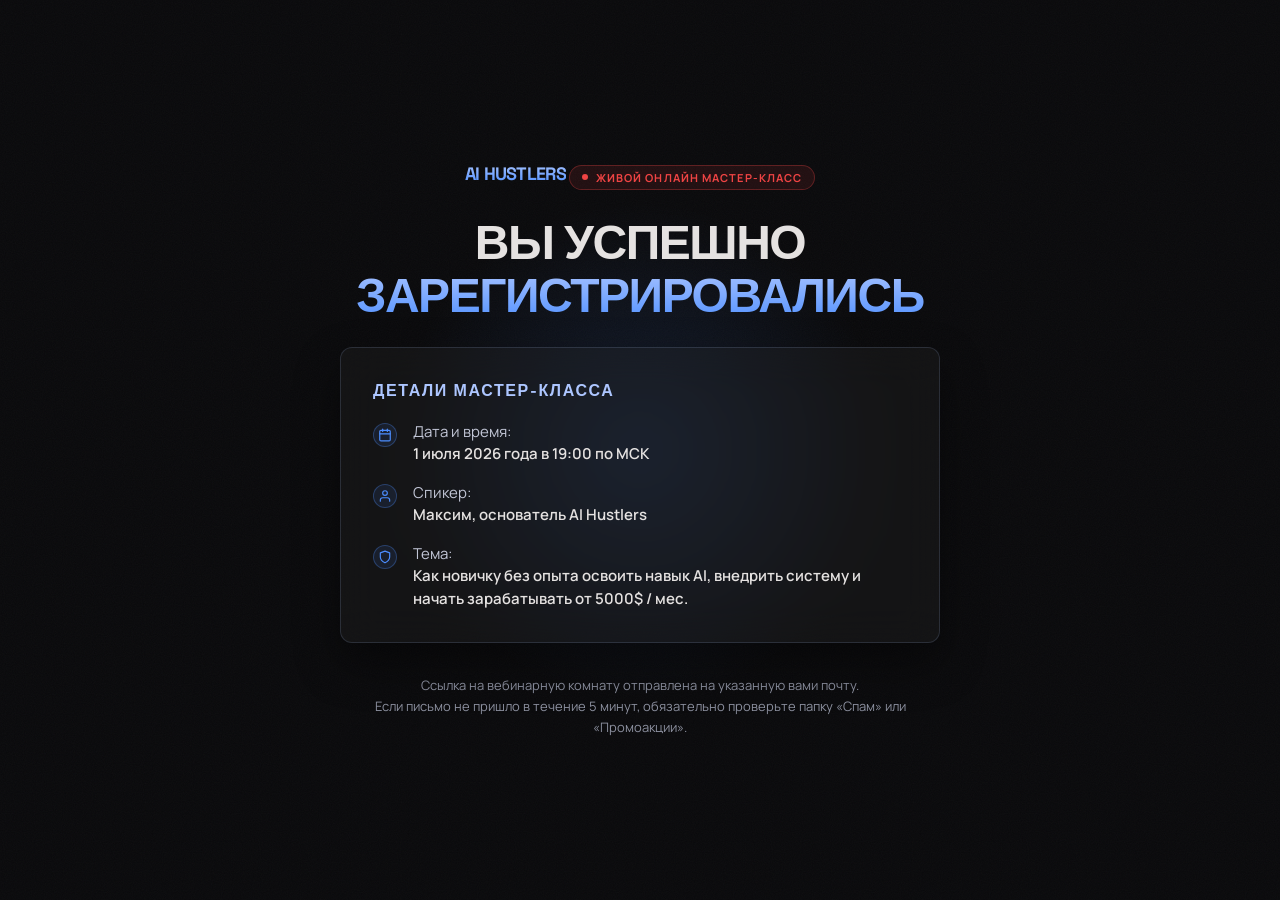
<file: training/confirmed/index.html>
<!DOCTYPE html>
<html lang="ru">
<head>
  <meta charset="UTF-8">
  <meta name="viewport" content="width=device-width, initial-scale=1.0">
  <title>Регистрация подтверждена — AI Hustlers</title>
  <!-- Google Fonts -->
  <link rel="preconnect" href="https://fonts.googleapis.com">
  <link rel="preconnect" href="https://fonts.gstatic.com" crossorigin>
  <link href="https://fonts.googleapis.com/css2?family=Manrope:wght@400;500;600;700;800&family=Space+Grotesk:wght@700;900&display=swap" rel="stylesheet">
  
  <!-- Hyros Universal Script -->
  <script>(function(){try{var s=document.createElement('script');s.async=true;s.src='https://210290.t.hyros.com/v1/lst/universal-script?ph=9ec7047204b11826e4e8d05ce5905c8c8738cced2ce295fa01c15daff6b7d93b&tag=!clicked&ref_url='+encodeURIComponent(window.location.href);var h=document.head||document.documentElement;h.insertBefore(s,h.firstChild);}catch(e){}})();</script>

  <!-- Google Tag Manager -->
  <script>(function(w,d,s,l,i){w[l]=w[l]||[];w[l].push({'gtm.start':
  new Date().getTime(),event:'gtm.js'});var f=d.getElementsByTagName(s)[0],
  j=d.createElement(s),dl=l!='dataLayer'?'&l='+l:'';j.async=true;j.src=
  'https://www.googletagmanager.com/gtm.js?id='+i+dl;f.parentNode.insertBefore(j,f);
  })(window,document,'script','dataLayer','GTM-PZH75XJ6');</script>
  <!-- End Google Tag Manager -->

  <!-- Meta Pixel Code -->
  <script>
  !function(f,b,e,v,n,t,s)
  {if(f.fbq)return;n=f.fbq=function(){n.callMethod?
  n.callMethod.apply(n,arguments):n.queue.push(arguments)};
  if(!f._fbq)f._fbq=n;n.push=n;n.loaded=!0;n.version='2.0';
  n.queue=[];t=b.createElement(e);t.async=!0;
  t.src=v;s=b.getElementsByTagName(e)[0];
  s.parentNode.insertBefore(t,s)}(window, document,'script',
  'https://connect.facebook.net/en_US/fbevents.js');
  
  // Try to load user data from localStorage to pass to init
  try {
    var s = localStorage.getItem('fb_user_data');
    var d = s ? JSON.parse(s) : {};
    if(d && Object.keys(d).length > 0){
      fbq('init', '1029638749104559', d);
    } else {
      fbq('init', '1029638749104559');
    }
  } catch(e) {
    fbq('init', '1029638749104559');
  }
  
  fbq('track', 'PageView');
  
  // Track Lead page view
  fbq('track', 'Lead', {
    content_name: 'Brez Webinar Registration Confirmed',
    content_category: 'webinar'
  });
  </script>
  <!-- End Meta Pixel Code -->

  <style>
    @keyframes tnw-pulse { 0%,100%{opacity:1} 50%{opacity:.45} }
    
    * {
      box-sizing: border-box;
      margin: 0;
      padding: 0;
    }
    
    body {
      background: #0a0a0c;
      color: #e5e2e1;
      font-family: 'Manrope', sans-serif;
      min-height: 100vh;
      display: flex;
      flex-direction: column;
      align-items: center;
      justify-content: center;
      padding: 24px;
      overflow-x: hidden;
      position: relative;
    }

    body::before {
      content: "";
      position: fixed;
      inset: 0;
      pointer-events: none;
      z-index: 1;
      opacity: 0.035;
      background-image: url("data:image/svg+xml,%3Csvg viewBox='0 0 256 256' xmlns='http://www.w3.org/2000/svg'%3E%3Cfilter id='n'%3E%3CfeTurbulence type='fractalNoise' baseFrequency='0.9' numOctaves='4' stitchTiles='stitch'/%3E%3C/filter%3E%3Crect width='100%25' height='100%25' filter='url(%23n)'/%3E%3C/svg%3E");
      background-size: 256px;
    }

    /* Glow backdrop */
    .glow {
      position: absolute;
      width: 500px;
      height: 500px;
      background: radial-gradient(circle, rgba(77, 142, 255, 0.15) 0%, transparent 70%);
      pointer-events: none;
      z-index: 0;
    }

    .container {
      max-width: 600px;
      width: 100%;
      text-align: center;
      position: relative;
      z-index: 2;
    }

    .logo {
      font-family: 'Space Grotesk', sans-serif;
      font-size: 18px;
      font-weight: 900;
      letter-spacing: -0.04em;
      text-transform: uppercase;
      margin-bottom: 32px;
      background: linear-gradient(180deg, #adc6ff 0%, #4d8eff 100%);
      -webkit-background-clip: text;
      background-clip: text;
      -webkit-text-fill-color: transparent;
      display: inline-block;
    }

    .title {
      font-family: 'Space Grotesk', sans-serif;
      font-weight: 900;
      font-size: clamp(2rem, 5vw, 3rem);
      line-height: 1.1;
      letter-spacing: -0.03em;
      text-transform: uppercase;
      margin-bottom: 24px;
    }

    .title span {
      background: linear-gradient(180deg, #adc6ff 0%, #4d8eff 100%);
      -webkit-background-clip: text;
      background-clip: text;
      -webkit-text-fill-color: transparent;
    }

    .card {
      background: rgba(42, 42, 42, 0.3);
      backdrop-filter: blur(20px);
      border: 1px solid rgba(173, 198, 255, 0.15);
      border-radius: 12px;
      padding: 32px;
      margin-bottom: 32px;
      text-align: left;
      box-shadow: 0 20px 45px rgba(0, 0, 0, 0.4);
    }

    .card-title {
      font-family: 'Space Grotesk', sans-serif;
      font-size: 16px;
      letter-spacing: 0.1em;
      text-transform: uppercase;
      color: #adc6ff;
      margin-bottom: 20px;
      font-weight: 700;
    }

    .info-row {
      display: flex;
      align-items: flex-start;
      gap: 16px;
      margin-bottom: 16px;
    }

    .info-row:last-child {
      margin-bottom: 0;
    }

    .info-icon {
      width: 24px;
      height: 24px;
      border-radius: 9999px;
      background: rgba(77, 142, 255, 0.1);
      border: 1px solid rgba(77, 142, 255, 0.3);
      display: flex;
      align-items: center;
      justify-content: center;
      color: #4d8eff;
      flex-shrink: 0;
      margin-top: 2px;
    }

    .info-content {
      font-size: 15px;
      line-height: 1.5;
      color: #c2c6d6;
    }

    .info-content strong {
      color: #e5e2e1;
      font-weight: 600;
    }

    .btn {
      display: inline-flex;
      align-items: center;
      justify-content: center;
      width: 100%;
      background: linear-gradient(135deg, #adc6ff 0%, #4d8eff 50%, #adc6ff 100%);
      box-shadow: 0 0 20px rgba(173, 198, 255, 0.3);
      color: #001a42;
      border: 0;
      border-radius: 6px;
      font-family: 'Manrope', sans-serif;
      font-weight: 700;
      letter-spacing: 0.15em;
      text-transform: uppercase;
      cursor: pointer;
      padding: 18px 32px;
      font-size: 13px;
      text-decoration: none;
      transition: transform 0.2s, box-shadow 0.2s;
    }

    .btn:hover {
      transform: translateY(-2px);
      box-shadow: 0 4px 25px rgba(173, 198, 255, 0.5);
    }

    .btn:active {
      transform: translateY(0);
    }

    .notice {
      text-align: center;
      font-size: 13px;
      color: #8c909f;
      line-height: 1.6;
      margin-top: 24px;
    }

    .live-badge {
      display: inline-flex;
      align-items: center;
      gap: 8px;
      background: rgba(239, 68, 68, 0.1);
      border: 1px solid rgba(239, 68, 68, 0.3);
      color: #ef4444;
      border-radius: 9999px;
      padding: 4px 12px;
      font-size: 11px;
      font-weight: 700;
      letter-spacing: 0.1em;
      text-transform: uppercase;
      margin-bottom: 16px;
    }

    .live-badge span {
      width: 6px;
      height: 6px;
      border-radius: 9999px;
      background: #ef4444;
      display: inline-block;
      animation: tnw-pulse 1.6s ease-in-out infinite;
    }

    @media (max-width: 600px) {
      .card {
        padding: 24px 20px;
      }
    }
  </style>
</head>
<body>
  <noscript><iframe src="https://www.googletagmanager.com/ns.html?id=GTM-PZH75XJ6" height="0" width="0" style="display:none;visibility:hidden"></iframe></noscript>
  <div class="glow"></div>
  
  <div class="container">
    <div class="logo">AI Hustlers</div>
    
    <div class="live-badge">
      <span></span>Живой онлайн мастер-класс
    </div>

    <h1 class="title">ВЫ УСПЕШНО<br><span>ЗАРЕГИСТРИРОВАЛИСЬ</span></h1>
    
    <div class="card">
      <div class="card-title">Детали мастер-класса</div>
      
      <div class="info-row">
        <div class="info-icon">
          <svg width="14" height="14" viewBox="0 0 24 24" fill="none" stroke="currentColor" stroke-width="2" stroke-linecap="round" stroke-linejoin="round"><rect x="3" y="4" width="18" height="18" rx="2" ry="2"></rect><line x1="16" y1="2" x2="16" y2="6"></line><line x1="8" y1="2" x2="8" y2="6"></line><line x1="3" y1="10" x2="21" y2="10"></line></svg>
        </div>
        <div class="info-content">
          Дата и время:<br>
          <strong>1 июля 2026 года в 19:00 по МСК</strong>
        </div>
      </div>

      <div class="info-row">
        <div class="info-icon">
          <svg width="14" height="14" viewBox="0 0 24 24" fill="none" stroke="currentColor" stroke-width="2" stroke-linecap="round" stroke-linejoin="round"><path d="M20 21v-2a4 4 0 0 0-4-4H8a4 4 0 0 0-4 4v2"></path><circle cx="12" cy="7" r="4"></circle></svg>
        </div>
        <div class="info-content">
          Спикер:<br>
          <strong>Максим, основатель AI Hustlers</strong>
        </div>
      </div>

      <div class="info-row">
        <div class="info-icon">
          <svg width="14" height="14" viewBox="0 0 24 24" fill="none" stroke="currentColor" stroke-width="2" stroke-linecap="round" stroke-linejoin="round"><path d="M12 22s8-4 8-10V5l-8-3-8 3v7c0 6 8 10 8 10z"></path></svg>
        </div>
        <div class="info-content">
          Тема:<br>
          <strong>Как новичку без опыта освоить навык AI, внедрить систему и начать зарабатывать от 5000$ / мес.</strong>
        </div>
      </div>
    </div>

    <p class="notice">
      Ссылка на вебинарную комнату отправлена на указанную вами почту.<br>
      Если письмо не пришло в течение 5 минут, обязательно проверьте папку «Спам» или «Промоакции».
    </p>
  </div>
</body>
</html>
</file>
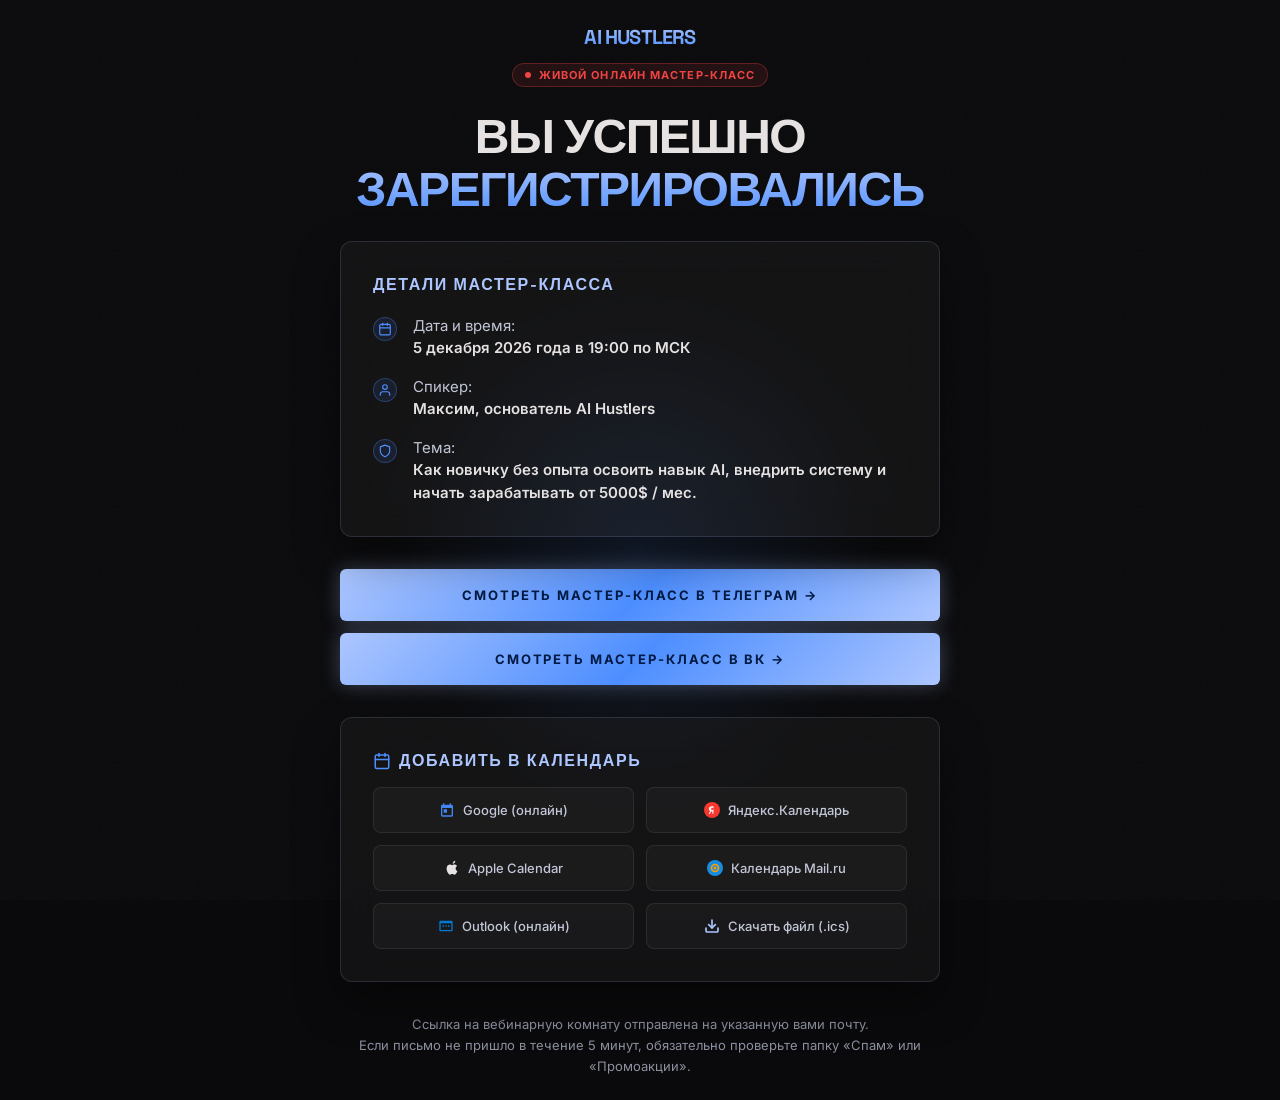
<file: confirmed.html>
<!DOCTYPE html>
<html lang="ru">
<head>
  <meta charset="UTF-8">
  <meta name="viewport" content="width=device-width, initial-scale=1.0">
  <title>Регистрация подтверждена — AI Hustlers</title>
  <!-- Google Fonts -->
  <link rel="preconnect" href="https://fonts.googleapis.com">
  <link rel="preconnect" href="https://fonts.gstatic.com" crossorigin>
  <link href="https://fonts.googleapis.com/css2?family=Inter:wght@400;500;600;700;800;900&family=Space+Grotesk:wght@400;500;600;700;900&family=Manrope:wght@400;500;600;700;800&display=swap" rel="stylesheet">
  
  <!-- Hyros Universal Script -->
  <script>(function(){try{var s=document.createElement('script');s.async=true;s.src='https://210290.t.hyros.com/v1/lst/universal-script?ph=9ec7047204b11826e4e8d05ce5905c8c8738cced2ce295fa01c15daff6b7d93b&tag=!clicked&ref_url='+encodeURIComponent(window.location.href);var h=document.head||document.documentElement;h.insertBefore(s,h.firstChild);}catch(e){}})();</script>

  <!-- Google Tag Manager -->
  <script>(function(w,d,s,l,i){w[l]=w[l]||[];w[l].push({'gtm.start':
  new Date().getTime(),event:'gtm.js'});var f=d.getElementsByTagName(s)[0],
  j=d.createElement(s),dl=l!='dataLayer'?'&l='+l:'';j.async=true;j.src=
  'https://www.googletagmanager.com/gtm.js?id='+i+dl;f.parentNode.insertBefore(j,f);
  })(window,document,'script','dataLayer','GTM-PZH75XJ6');</script>
  <!-- End Google Tag Manager -->

  <!-- Meta Pixel Code -->
  <script>
  !function(f,b,e,v,n,t,s)
  {if(f.fbq)return;n=f.fbq=function(){n.callMethod?
  n.callMethod.apply(n,arguments):n.queue.push(arguments)};
  if(!f._fbq)f._fbq=n;n.push=n;n.loaded=!0;n.version='2.0';
  n.queue=[];t=b.createElement(e);t.async=!0;
  t.src=v;s=b.getElementsByTagName(e)[0];
  s.parentNode.insertBefore(t,s)}(window, document,'script',
  'https://connect.facebook.net/en_US/fbevents.js');
  
  // Try to load user data from localStorage to pass to init
  try {
    var s = localStorage.getItem('fb_user_data');
    var d = s ? JSON.parse(s) : {};
    if(d && Object.keys(d).length > 0){
      fbq('init', '1029638749104559', d);
    } else {
      fbq('init', '1029638749104559');
    }
  } catch(e) {
    fbq('init', '1029638749104559');
  }
  
  fbq('track', 'PageView');
  
  // Track Lead page view
  fbq('track', 'Lead', {
    content_name: 'Brez Webinar Registration Confirmed',
    content_category: 'webinar'
  });
  </script>
  <!-- End Meta Pixel Code -->

  <style>
    @keyframes tnw-pulse { 0%,100%{opacity:1} 50%{opacity:.45} }
    
    * {
      box-sizing: border-box;
      margin: 0;
      padding: 0;
    }
    
    body {
      background: #0a0a0c;
      color: #e5e2e1;
      font-family: 'Inter', sans-serif;
      min-height: 100vh;
      display: flex;
      flex-direction: column;
      align-items: center;
      justify-content: center;
      padding: 24px;
      overflow-x: hidden;
      position: relative;
    }

    body::before {
      content: "";
      position: fixed;
      inset: 0;
      pointer-events: none;
      z-index: 1;
      opacity: 0.035;
      background-image: url("data:image/svg+xml,%3Csvg viewBox='0 0 256 256' xmlns='http://www.w3.org/2000/svg'%3E%3Cfilter id='n'%3E%3CfeTurbulence type='fractalNoise' baseFrequency='0.9' numOctaves='4' stitchTiles='stitch'/%3E%3C/filter%3E%3Crect width='100%25' height='100%25' filter='url(%23n)'/%3E%3C/svg%3E");
      background-size: 256px;
    }

    /* Glow backdrop */
    .glow {
      position: absolute;
      width: 500px;
      height: 500px;
      background: radial-gradient(circle, rgba(77, 142, 255, 0.15) 0%, transparent 70%);
      pointer-events: none;
      z-index: 0;
    }

    .container {
      max-width: 600px;
      width: 100%;
      text-align: center;
      position: relative;
      z-index: 2;
    }

    .logo {
      font-family: 'Space Grotesk', sans-serif;
      font-size: 20px;
      font-weight: 900;
      letter-spacing: -0.04em;
      text-transform: uppercase;
      margin: 0 auto 12px;
      background: linear-gradient(180deg, #adc6ff 0%, #4d8eff 100%);
      -webkit-background-clip: text;
      background-clip: text;
      -webkit-text-fill-color: transparent;
      display: block;
      text-align: center;
    }

    .title {
      font-family: 'Space Grotesk', sans-serif;
      font-weight: 900;
      font-size: clamp(2rem, 5vw, 3rem);
      line-height: 1.1;
      letter-spacing: -0.03em;
      text-transform: uppercase;
      margin-bottom: 24px;
    }

    .title span {
      background: linear-gradient(180deg, #adc6ff 0%, #4d8eff 100%);
      -webkit-background-clip: text;
      background-clip: text;
      -webkit-text-fill-color: transparent;
    }

    .card {
      background: rgba(42, 42, 42, 0.3);
      backdrop-filter: blur(20px);
      border: 1px solid rgba(173, 198, 255, 0.15);
      border-radius: 12px;
      padding: 32px;
      margin-bottom: 32px;
      text-align: left;
      box-shadow: 0 20px 45px rgba(0, 0, 0, 0.4);
    }

    .card-title {
      font-family: 'Space Grotesk', sans-serif;
      font-size: 16px;
      letter-spacing: 0.1em;
      text-transform: uppercase;
      color: #adc6ff;
      margin-bottom: 20px;
      font-weight: 700;
    }

    .info-row {
      display: flex;
      align-items: flex-start;
      gap: 16px;
      margin-bottom: 16px;
    }

    .info-row:last-child {
      margin-bottom: 0;
    }

    .info-icon {
      width: 24px;
      height: 24px;
      border-radius: 9999px;
      background: rgba(77, 142, 255, 0.1);
      border: 1px solid rgba(77, 142, 255, 0.3);
      display: flex;
      align-items: center;
      justify-content: center;
      color: #4d8eff;
      flex-shrink: 0;
      margin-top: 2px;
    }

    .info-content {
      font-size: 15px;
      line-height: 1.5;
      color: #c2c6d6;
    }

    .info-content strong {
      color: #e5e2e1;
      font-weight: 600;
    }

    .btn {
      display: inline-flex;
      align-items: center;
      justify-content: center;
      width: 100%;
      background: linear-gradient(135deg, #adc6ff 0%, #4d8eff 50%, #adc6ff 100%);
      box-shadow: 0 0 20px rgba(173, 198, 255, 0.3);
      color: #001a42;
      border: 0;
      border-radius: 6px;
      font-family: 'Inter', sans-serif;
      font-weight: 700;
      letter-spacing: 0.15em;
      text-transform: uppercase;
      cursor: pointer;
      padding: 18px 32px;
      font-size: 13px;
      text-decoration: none;
      transition: transform 0.2s, box-shadow 0.2s;
    }

    .btn:hover {
      transform: translateY(-2px);
      box-shadow: 0 4px 25px rgba(173, 198, 255, 0.5);
    }

    .btn:active {
      transform: translateY(0);
    }

    .notice {
      text-align: center;
      font-size: 13px;
      color: #8c909f;
      line-height: 1.6;
      margin-top: 24px;
    }

    .live-badge {
      display: inline-flex;
      align-items: center;
      gap: 8px;
      background: rgba(239, 68, 68, 0.1);
      border: 1px solid rgba(239, 68, 68, 0.3);
      color: #ef4444;
      border-radius: 9999px;
      padding: 4px 12px;
      font-size: 11px;
      font-weight: 700;
      letter-spacing: 0.1em;
      text-transform: uppercase;
      margin-bottom: 24px;
    }

    .live-badge span {
      width: 6px;
      height: 6px;
      border-radius: 9999px;
      background: #ef4444;
      display: inline-block;
      animation: tnw-pulse 1.6s ease-in-out infinite;
    }

    @media (max-width: 600px) {
      .card {
        padding: 24px 20px;
      }
    }

    .cal-btn {
      display: inline-flex;
      align-items: center;
      justify-content: center;
      background: rgba(255, 255, 255, 0.03);
      border: 1px solid rgba(255, 255, 255, 0.08);
      border-radius: 8px;
      color: #c2c6d6;
      font-size: 13px;
      font-weight: 500;
      text-decoration: none;
      padding: 14px 16px;
      transition: all 0.2s ease;
      cursor: pointer;
    }

    .cal-btn:hover {
      background: rgba(255, 255, 255, 0.08);
      border-color: rgba(77, 142, 255, 0.3);
      color: #e5e2e1;
      transform: translateY(-2px);
      box-shadow: 0 4px 12px rgba(0, 0, 0, 0.3);
    }

    .cal-btn:active {
      transform: translateY(0);
    }

    .calendar-grid {
      display: grid;
      grid-template-columns: repeat(2, 1fr);
      gap: 12px;
      margin-top: 16px;
    }

    @media (max-width: 480px) {
      .calendar-grid {
        grid-template-columns: 1fr;
      }
      .cal-btn {
        grid-column: span 1 !important;
      }
    }
  </style>
</head>
<body>
  <noscript><iframe src="https://www.googletagmanager.com/ns.html?id=GTM-PZH75XJ6" height="0" width="0" style="display:none;visibility:hidden"></iframe></noscript>
  <div class="glow"></div>
  
  <div class="container">
    <div class="logo">AI Hustlers</div>
    
    <div class="live-badge">
      <span></span>Живой онлайн мастер-класс
    </div>

    <h1 class="title">ВЫ УСПЕШНО<br><span>ЗАРЕГИСТРИРОВАЛИСЬ</span></h1>
    
    <div class="card">
      <div class="card-title">Детали мастер-класса</div>
      
      <div class="info-row">
        <div class="info-icon">
          <svg width="14" height="14" viewBox="0 0 24 24" fill="none" stroke="currentColor" stroke-width="2" stroke-linecap="round" stroke-linejoin="round"><rect x="3" y="4" width="18" height="18" rx="2" ry="2"></rect><line x1="16" y1="2" x2="16" y2="6"></line><line x1="8" y1="2" x2="8" y2="6"></line><line x1="3" y1="10" x2="21" y2="10"></line></svg>
        </div>
        <div class="info-content">
          Дата и время:<br>
          <strong class="dynamic-date-details">1 июля 2026 года в 19:00 по МСК</strong>
        </div>
      </div>

      <div class="info-row">
        <div class="info-icon">
          <svg width="14" height="14" viewBox="0 0 24 24" fill="none" stroke="currentColor" stroke-width="2" stroke-linecap="round" stroke-linejoin="round"><path d="M20 21v-2a4 4 0 0 0-4-4H8a4 4 0 0 0-4 4v2"></path><circle cx="12" cy="7" r="4"></circle></svg>
        </div>
        <div class="info-content">
          Спикер:<br>
          <strong>Максим, основатель AI Hustlers</strong>
        </div>
      </div>

      <div class="info-row">
        <div class="info-icon">
          <svg width="14" height="14" viewBox="0 0 24 24" fill="none" stroke="currentColor" stroke-width="2" stroke-linecap="round" stroke-linejoin="round"><path d="M12 22s8-4 8-10V5l-8-3-8 3v7c0 6 8 10 8 10z"></path></svg>
        </div>
        <div class="info-content">
          Тема:<br>
          <strong>Как новичку без опыта освоить навык AI, внедрить систему и начать зарабатывать от 5000$ / мес.</strong>
        </div>
      </div>
    </div>

    <div style="margin: 24px 0 32px; display: flex; flex-direction: column; gap: 12px;">
      <a href="https://t.me/ai_hustlers_sale_bot" class="btn">
        СМОТРЕТЬ МАСТЕР-КЛАСС В ТЕЛЕГРАМ →
      </a>
      <a href="https://vk.com/" target="_blank" class="btn">
        СМОТРЕТЬ МАСТЕР-КЛАСС В ВК →
      </a>
    </div>

    <!-- Calendar Widget Card -->
    <div class="card" style="margin-top: 32px;">
      <div class="card-title" style="display: flex; align-items: center; gap: 8px; margin-bottom: 16px;">
        <svg width="18" height="18" viewBox="0 0 24 24" fill="none" stroke="currentColor" stroke-width="2" stroke-linecap="round" stroke-linejoin="round" style="color: #4d8eff;"><rect x="3" y="4" width="18" height="18" rx="2" ry="2"></rect><line x1="16" y1="2" x2="16" y2="6"></line><line x1="8" y1="2" x2="8" y2="6"></line><line x1="3" y1="10" x2="21" y2="10"></line></svg>
        Добавить в календарь
      </div>
      
      <div class="calendar-grid">
        <!-- Google Calendar -->
        <a id="cal-link-google" href="https://calendar.google.com/calendar/render?action=TEMPLATE&text=AI+Hustlers+%E2%80%94+%D0%96%D0%B8%D0%B2%D0%BE%D0%B9+%D0%BE%D0%BD%D0%BB%D0%B0%D0%B9%D0%BD+%D0%BC%D0%B0%D1%81%D1%82%D0%B5%D1%80-%D0%BA%D0%BB%D0%B0%D1%81%D1%81&dates=20260701T160000Z/20260701T170000Z&details=%D0%A1%D1%81%D1%8B%D0%BB%D0%BA%D0%B0+%D0%BD%D0%B0+%D0%BC%D0%B0%D1%81%D1%82%D0%B5%D1%80-%D0%BA%D0%BB%D0%B0%D1%81%D1%81%3A+https%3A%2F%2Ft.me%2Fai_hustlers_sale_bot+%5Cn%5Cn%D0%96%D0%B4%D0%B5%D0%BC+%D0%B2%D0%B0%D1%81+%D0%B2+%D0%BF%D1%80%D1%8F%D0%BC%D0%BE%D0%BC+%D1%8D%D1%84%D0%B8%D1%80%D0%B5%21&location=Telegram-%D0%B1%D0%BE%D1%82%3A+%40ai_hustlers_sale_bot" target="_blank" class="cal-btn">
          <svg width="16" height="16" viewBox="0 0 24 24" fill="currentColor" style="margin-right: 8px; color: #4285F4;"><path d="M19 4h-1V2h-2v2H8V2H6v2H5c-1.11 0-1.99.9-1.99 2L3 20c0 1.1.89 2 2 2h14c1.1 0 2-.9 2-2V6c0-1.1-.9-2-2-2zm0 16H5V9h14v11zM7 11h5v5H7z"/></svg>
          Google (онлайн)
        </a>
        
        <!-- Yandex Calendar via ICS -->
        <a href="#" onclick="downloadIcs(); return false;" class="cal-btn">
          <svg width="16" height="16" viewBox="0 0 24 24" fill="none" style="margin-right: 8px;"><rect width="24" height="24" rx="12" fill="#F6382E"/><path d="M12.5 6.5h1.7v11H12.5v-3.7h-1.6l-1.9 3.7H7.1l2.2-4.1C8 12.8 7.3 11.9 7.3 10.3c0-2.3 1.9-3.8 4.7-3.8zm0 5.4c1.2 0 1.7-.6 1.7-1.7 0-1-.5-1.7-1.7-1.7h-1.6v3.4h1.6z" fill="white"/></svg>
          Яндекс.Календарь
        </a>
        
        <!-- Apple Calendar via ICS -->
        <a href="#" onclick="downloadIcs(); return false;" class="cal-btn">
          <svg width="16" height="16" viewBox="0 0 24 24" fill="currentColor" style="margin-right: 8px; color: #e5e2e1;"><path d="M18.71 19.5c-.83 1.24-1.71 2.45-3.05 2.47-1.34.03-1.77-.79-3.29-.79-1.53 0-2 .77-3.27.82-1.31.05-2.3-1.32-3.14-2.53C4.25 17 2.94 12.45 4.7 9.39c.87-1.52 2.43-2.48 4.12-2.51 1.28-.02 2.5.87 3.29.87.78 0 2.26-1.07 3.81-.91.65.03 2.47.26 3.64 1.98-.09.06-2.17 1.28-2.15 3.81.03 3.02 2.65 4.03 2.68 4.04-.03.07-.42 1.44-1.38 2.83M15.97 4.17c.66-.81 1.11-1.93.99-3.05-1 .04-2.2.67-2.92 1.51-.62.73-1.16 1.87-1.02 2.98 1.1.09 2.25-.62 2.95-1.44z"/></svg>
          Apple Calendar
        </a>
        
        <!-- Mail.ru Calendar via ICS -->
        <a href="#" onclick="downloadIcs(); return false;" class="cal-btn">
          <svg width="16" height="16" viewBox="0 0 24 24" fill="none" style="margin-right: 8px;"><rect width="24" height="24" rx="12" fill="#168de2"/><path d="M12 5.5a6.5 6.5 0 1 0 6.5 6.5A6.5 6.5 0 0 0 12 5.5zm0 10.5a4 4 0 1 1 4-4 4 4 0 0 1-4 4zm0-6.2a2.2 2.2 0 1 0 2.2 2.2 2.2 2.2 0 0 0-2.2-2.2z" fill="#ff9e00"/></svg>
          Календарь Mail.ru
        </a>

        <!-- Outlook Web -->
        <a id="cal-link-outlook" href="https://outlook.live.com/calendar/0/deeplink/compose?path=/calendar/action/compose&rru=addevent&subject=AI+Hustlers+%E2%80%94+%D0%96%D0%B8%D0%B2%D0%BE%D0%B9+%D0%BE%D0%BD%D0%BB%D0%B0%D0%B9%D0%BD+%D0%BC%D0%B0%D1%81%D1%82%D0%B5%D1%80-%D0%BA%D0%BB%D0%B0%D1%81%D1%81&startdt=2026-07-01T16:00:00Z&enddt=2026-07-01T17:00:00Z&body=%D0%A1%D1%81%D1%8B%D0%BB%D0%BA%D0%B0+%D0%BD%D0%B0+%D0%BC%D0%B0%D1%81%D1%82%D0%B5%D1%80-%D0%BA%D0%BB%D0%B0%D1%81%D1%81%3A+https%3A%2F%2Ft.me%2Fai_hustlers_sale_bot&location=Telegram-%D0%B1%D0%BE%D1%82%3A+%40ai_hustlers_sale_bot" target="_blank" class="cal-btn">
          <svg width="16" height="16" viewBox="0 0 24 24" fill="currentColor" style="margin-right: 8px; color: #0078D4;"><path d="M20 4H4c-1.1 0-1.99.9-1.99 2L2 18c0 1.1.9 2 2 2h16c1.1 0 2-.9 2-2V6c0-1.1-.9-2-2-2zm0 14H4V8h16v10zm-3-7h-2v2h2v-2zm-4 0h-2v2h2v-2zm-4 0H7v2h2v-2z"/></svg>
          Outlook (онлайн)
        </a>

        <!-- Download ICS -->
        <a href="#" onclick="downloadIcs(); return false;" class="cal-btn">
          <svg width="16" height="16" viewBox="0 0 24 24" fill="none" stroke="currentColor" stroke-width="2.5" stroke-linecap="round" stroke-linejoin="round" style="margin-right: 8px; color: #adc6ff;"><path d="M21 15v4a2 2 0 0 1-2 2H5a2 2 0 0 1-2-2v-4"></path><polyline points="7 10 12 15 17 10"></polyline><line x1="12" y1="15" x2="12" y2="3"></line></svg>
          Скачать файл (.ics)
        </a>
      </div>
    </div>

    <p class="notice">
      Ссылка на вебинарную комнату отправлена на указанную вами почту.<br>
      Если письмо не пришло в течение 5 минут, обязательно проверьте папку «Спам» или «Промоакции».
    </p>
  </div>

    <script>
    (function() {
      const monthsRuGenitive = [
        "января", "февраля", "марта", "апреля", "мая", "июня",
        "июля", "августа", "сентября", "октября", "ноября", "декабря"
      ];

      // Calculate target date in MSK (UTC+3)
      const nowUtc = new Date();
      const mskTime = new Date(nowUtc.getTime() + 3 * 3600 * 1000);
      const mskHours = mskTime.getUTCHours();

      let targetMsk = new Date(mskTime);
      if (mskHours >= 19) {
        targetMsk.setUTCDate(targetMsk.getUTCDate() + 1);
      }
      targetMsk.setUTCHours(19, 0, 0, 0);

      const targetYear = targetMsk.getUTCFullYear();
      const targetMonth = targetMsk.getUTCMonth();
      const targetDate = targetMsk.getUTCDate();

      // Format detail date string
      const dateShort = targetDate + " " + monthsRuGenitive[targetMonth];
      const dateDetails = dateShort + " " + targetYear + " года в 19:00 по МСК";

      // Update DOM
      const detailsEl = document.querySelector('.dynamic-date-details');
      if (detailsEl) {
        detailsEl.textContent = dateDetails;
      }

      // Create UTC start/end times (19:00 MSK = 16:00 UTC)
      const eventStart = new Date(Date.UTC(targetYear, targetMonth, targetDate, 16, 0, 0));
      const eventEnd = new Date(Date.UTC(targetYear, targetMonth, targetDate, 17, 0, 0));

      // Expose to window for downloadIcs
      window.masterclassStartDate = eventStart;
      window.masterclassEndDate = eventEnd;

      // Helper to format date as YYYYMMDDTHHmmssZ
      function formatUtcForCal(date) {
        const y = date.getUTCFullYear();
        const m = String(date.getUTCMonth() + 1).padStart(2, '0');
        const d = String(date.getUTCDate()).padStart(2, '0');
        const h = String(date.getUTCHours()).padStart(2, '0');
        const min = String(date.getUTCMinutes()).padStart(2, '0');
        const s = String(date.getUTCSeconds()).padStart(2, '0');
        return "" + y + m + d + "T" + h + min + s + "Z";
      }

      // Helper to format date as YYYY-MM-DDTHH:mm:ssZ
      function formatIsoUtc(date) {
        return date.toISOString().split('.')[0] + 'Z';
      }

      // Update Google link
      const googleLink = document.getElementById('cal-link-google');
      if (googleLink) {
        const googleUrl = "https://calendar.google.com/calendar/render?action=TEMPLATE&text=AI+Hustlers+%E2%80%94+%D0%96%D0%B8%D0%B2%D0%BE%D0%B9+%D0%BE%D0%BD%D0%BB%D0%B0%D0%B9%D0%BD+%D0%BC%D0%B0%D1%81%D1%82%D0%B5%D1%80-%D0%BA%D0%BB%D0%B0%D1%81%D1%81&dates=" + formatUtcForCal(eventStart) + "/" + formatUtcForCal(eventEnd) + "&details=%D0%A1%D1%81%D1%8B%D0%BB%D0%BA%D0%B0+%D0%BD%D0%B0+%D0%BC%D0%B0%D1%81%D1%82%D0%B5%D1%80-%D0%BA%D0%BB%D0%B0%D1%81%D1%81%3A+https%3A%2F%2Ft.me%2Fai_hustlers_sale_bot+%5Cn%5Cn%D0%96%D0%B4%D0%B5%D0%BC+%D0%B2%D0%B0%D1%81+%D0%B2+%D0%BF%D1%80%D1%8F%D0%BC%D0%BE%D0%BC+%D1%8D%D1%84%D0%B8%D1%80%D0%B5%21&location=Telegram-%D0%B1%D0%BE%D1%82%3A+%40ai_hustlers_sale_bot";
        googleLink.href = googleUrl;
      }

      // Update Outlook link
      const outlookLink = document.getElementById('cal-link-outlook');
      if (outlookLink) {
        const outlookUrl = "https://outlook.live.com/calendar/0/deeplink/compose?path=/calendar/action/compose&rru=addevent&subject=AI+Hustlers+%E2%80%94+%D0%96%D0%B8%D0%B2%D0%BE%D0%B9+%D0%BE%D0%BD%D0%BB%D0%B0%D0%B9%D0%BD+%D0%BC%D0%B0%D1%81%D1%82%D0%B5%D1%80-%D0%BA%D0%BB%D0%B0%D1%81%D1%81&startdt=" + formatIsoUtc(eventStart) + "&enddt=" + formatIsoUtc(eventEnd) + "&body=%D0%A1%D1%81%D1%8B%D0%BB%D0%BA%D0%B0+%D0%BD%D0%B0+%D0%BC%D0%B0%D1%81%D1%82%D0%B5%D1%80-%D0%BA%D0%BB%D0%B0%D1%81%D1%81%3A+https%3A%2F%2Ft.me%2Fai_hustlers_sale_bot&location=Telegram-%D0%B1%D0%BE%D1%82%3A+%40ai_hustlers_sale_bot";
        outlookLink.href = outlookUrl;
      }
    })();

    function downloadIcs() {
      // Helper to format date as YYYYMMDDTHHmmssZ
      function formatUtcForCal(date) {
        const y = date.getUTCFullYear();
        const m = String(date.getUTCMonth() + 1).padStart(2, '0');
        const d = String(date.getUTCDate()).padStart(2, '0');
        const h = String(date.getUTCHours()).padStart(2, '0');
        const min = String(date.getUTCMinutes()).padStart(2, '0');
        const s = String(date.getUTCSeconds()).padStart(2, '0');
        return "" + y + m + d + "T" + h + min + s + "Z";
      }

      var start = formatUtcForCal(window.masterclassStartDate || new Date(Date.UTC(2026, 6, 1, 16, 0, 0)));
      var end = formatUtcForCal(window.masterclassEndDate || new Date(Date.UTC(2026, 6, 1, 17, 0, 0)));
      var stamp = formatUtcForCal(new Date());

      var icsMsg = [
        'BEGIN:VCALENDAR',
        'VERSION:2.0',
        'PRODID:-//AI Hustlers//Masterclass//RU',
        'BEGIN:VEVENT',
        'UID:' + new Date().getTime() + '@ai-hustlers.ru',
        'DTSTAMP:' + stamp,
        'URL:https://t.me/ai_hustlers_sale_bot',
        'DTSTART:' + start,
        'DTEND:' + end,
        'SUMMARY:AI Hustlers — Живой онлайн мастер-класс',
        'DESCRIPTION:Ссылка на мастер-класс: https://t.me/ai_hustlers_sale_bot\\n\\nЖдем вас в прямом эфире!',
        'LOCATION:Telegram-бот @ai_hustlers_sale_bot',
        'END:VEVENT',
        'END:VCALENDAR'
      ].join('\r\n');
      
      var blob = new Blob([icsMsg], { type: 'text/calendar;charset=utf-8;' });
      var link = document.createElement('a');
      link.href = URL.createObjectURL(blob);
      link.setAttribute('download', 'ai_hustlers_masterclass.ics');
      document.body.appendChild(link);
      link.click();
      document.body.removeChild(link);
    }
  </script>

</body>
</html>
</file>
